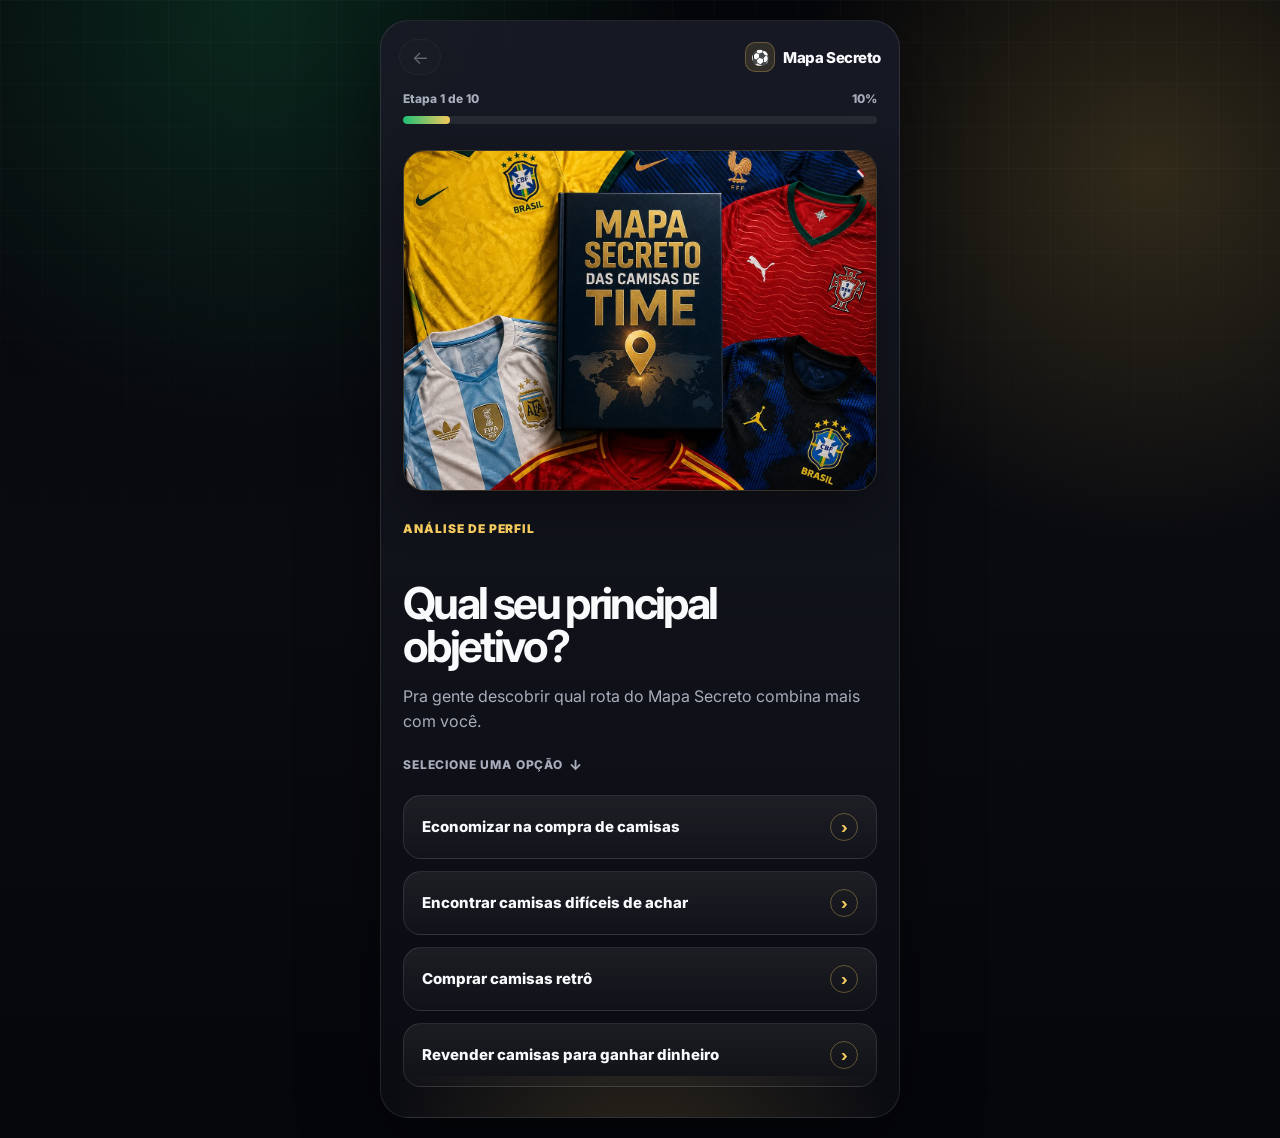
<file: index.html>
<!doctype html>
<html lang="pt-BR">
<head>
  <meta charset="UTF-8" />
  <meta name="viewport" content="width=device-width, initial-scale=1.0" />
  <title>Mapa Secreto das Camisas de Time™</title>
  <meta name="description" content="Faça a análise e descubra qual rota de fornecedores combina com seu perfil." />

  <!-- UTMify UTMs -->
  <script
    src="https://cdn.utmify.com.br/scripts/utms/latest.js"
    data-utmify-prevent-xcod-sck
    data-utmify-prevent-subids
    async
    defer
  ></script>

  <!-- Pixel UTMify + Meta -->
  <script>
    window.pixelId = "6a1f8ea0c9e2eee869020d70";
    var a = document.createElement("script");
    a.setAttribute("async", "");
    a.setAttribute("defer", "");
    a.setAttribute("src", "https://cdn.utmify.com.br/scripts/pixel/pixel.js");
    document.head.appendChild(a);
  </script>

  <!-- Pixel UTMify + TikTok -->
  <script>
    window.tikTokPixelId = "6a29d1c19adc8336562bcdba";
    var a = document.createElement("script");
    a.setAttribute("async", "");
    a.setAttribute("defer", "");
    a.setAttribute("src", "https://cdn.utmify.com.br/scripts/pixel/pixel-tiktok.js");
    document.head.appendChild(a);
  </script>

  <!-- Microsoft Clarity -->
  <script type="text/javascript">
    (function(c,l,a,r,i,t,y){
        c[a]=c[a]||function(){(c[a].q=c[a].q||[]).push(arguments)};
        t=l.createElement(r);t.async=1;t.src="https://www.clarity.ms/tag/"+i;
        y=l.getElementsByTagName(r)[0];y.parentNode.insertBefore(t,y);
    })(window, document, "clarity", "script", "x5d7vji05j");
  </script>

  <!-- Google Analytics -->
  <script async src="https://www.googletagmanager.com/gtag/js?id=G-BBPBF8XLZQ"></script>
  <script>
    window.dataLayer = window.dataLayer || [];
    function gtag(){dataLayer.push(arguments);}
    gtag('js', new Date());
    gtag('config', 'G-BBPBF8XLZQ');
  </script>

  <link rel="preconnect" href="https://fonts.googleapis.com">
  <link rel="preconnect" href="https://fonts.gstatic.com" crossorigin>
  <link href="https://fonts.googleapis.com/css2?family=Inter:wght@400;500;600;700;800;900&display=swap" rel="stylesheet">
  <link rel="icon" type="image/png" href="./assets/favicon.png" />
  <link rel="stylesheet" href="./style.css" />
</head>
<body>
  <main class="app-shell">
    <section class="quiz-card" aria-live="polite">
      <header class="topbar">
        <button class="back-btn" id="backBtn" aria-label="Voltar etapa">
          <span>←</span>
        </button>
        <div class="brand">
          <span class="brand-mark">⚽</span>
          <span>Mapa Secreto</span>
        </div>
        <button class="reset-btn" id="resetBtn" type="button">Reiniciar</button>
      </header>

      <div class="progress-wrap">
        <div class="progress-info">
          <span id="progressText">Etapa 1 de 9</span>
          <span id="progressPercent">11%</span>
        </div>
        <div class="progress-bar"><div id="progressFill"></div></div>
      </div>

      <div class="screen active" id="screen"></div>
    </section>
  </main>

  <script src="./script.js"></script>
</body>
</html>
</file>
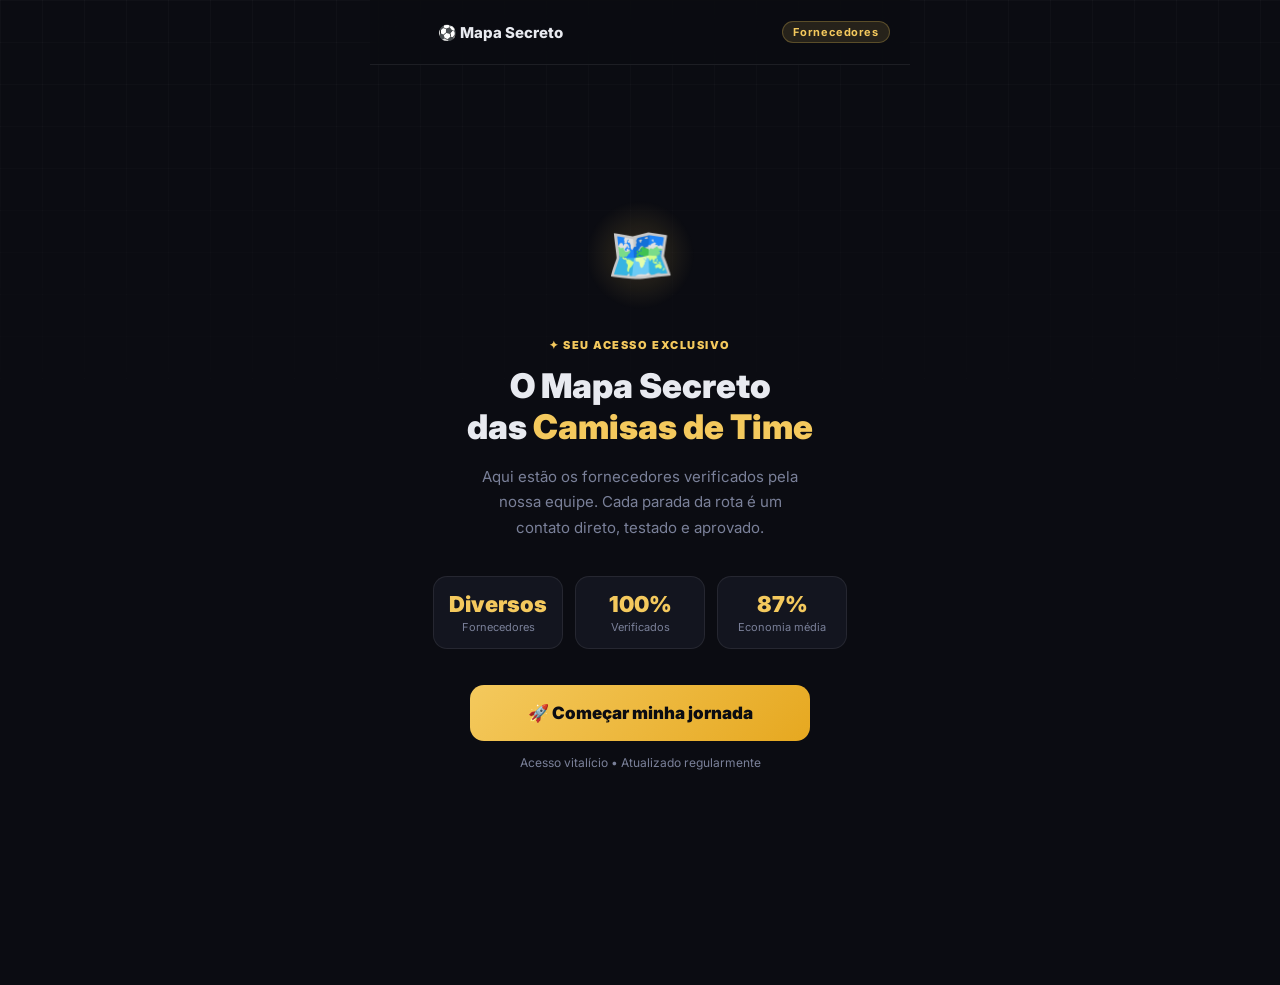
<file: entr-app/index.html>
<!doctype html>
<html lang="pt-BR">
<head>
  <meta charset="UTF-8" />
  <meta name="viewport" content="width=device-width, initial-scale=1.0" />
  <title>Mapa Secreto — Fornecedores</title>
  <link rel="icon" type="image/png" href="../assets/favicon.png" />

  <!-- Microsoft Clarity -->
  <script type="text/javascript">
    (function(c,l,a,r,i,t,y){
        c[a]=c[a]||function(){(c[a].q=c[a].q||[]).push(arguments)};
        t=l.createElement(r);t.async=1;t.src="https://www.clarity.ms/tag/"+i;
        y=l.getElementsByTagName(r)[0];y.parentNode.insertBefore(t,y);
    })(window, document, "clarity", "script", "x5d7vji05j");
  </script>

  <!-- Pixel UTMify + TikTok -->
  <script>
    window.tikTokPixelId = "6a29d1c19adc8336562bcdba";
    var a = document.createElement("script");
    a.setAttribute("async", "");
    a.setAttribute("defer", "");
    a.setAttribute("src", "https://cdn.utmify.com.br/scripts/pixel/pixel-tiktok.js");
    document.head.appendChild(a);
  </script>
  <link rel="preconnect" href="https://fonts.googleapis.com">
  <link rel="preconnect" href="https://fonts.gstatic.com" crossorigin>
  <link href="https://fonts.googleapis.com/css2?family=Inter:wght@400;500;600;700;800;900&display=swap" rel="stylesheet">
  <style>
    *, *::before, *::after { box-sizing: border-box; margin: 0; padding: 0; }

    :root {
      --bg:    #0b0c12;
      --card:  #13151f;
      --card2: #1a1d2b;
      --line:  rgba(255,255,255,.08);
      --gold:  #f4c95d;
      --green: #3ecf8e;
      --text:  #e8eaf0;
      --muted: #7a8099;
    }

    html, body { min-height: 100%; background: var(--bg); color: var(--text); font-family: 'Inter', sans-serif; -webkit-font-smoothing: antialiased; }

    body::before {
      content: "";
      position: fixed; inset: 0; z-index: 0;
      background-image: linear-gradient(rgba(255,255,255,.025) 1px, transparent 1px), linear-gradient(90deg, rgba(255,255,255,.025) 1px, transparent 1px);
      background-size: 42px 42px;
      mask-image: linear-gradient(to bottom, black 0%, transparent 55%);
      pointer-events: none;
    }

    .shell { position: relative; z-index: 1; max-width: 540px; margin: 0 auto; padding-bottom: 80px; min-height: 100vh; }

    /* ── TOPBAR ── */
    .topbar {
      position: sticky; top: 0; z-index: 50;
      background: rgba(11,12,18,.92);
      backdrop-filter: blur(16px);
      border-bottom: 1px solid var(--line);
      padding: 14px 20px;
      display: flex; align-items: center; gap: 12px;
    }
    .back-btn {
      width: 36px; height: 36px; border-radius: 50%;
      border: 1px solid var(--line);
      background: rgba(255,255,255,.04);
      color: var(--text); font-size: 18px;
      display: grid; place-items: center; cursor: pointer;
      flex-shrink: 0; transition: background .15s;
    }
    .back-btn:hover { background: rgba(255,255,255,.09); }
    .back-btn[hidden] { visibility: hidden; pointer-events: none; }
    .topbar-title { font-size: 15px; font-weight: 800; flex: 1; }
    .topbar-badge {
      font-size: 11px; font-weight: 700; letter-spacing: .08em;
      background: rgba(244,201,93,.12); color: var(--gold);
      border: 1px solid rgba(244,201,93,.25);
      border-radius: 20px; padding: 3px 10px; white-space: nowrap;
    }

    /* ── FILTERS ── */
    .filters {
      display: flex; gap: 8px; padding: 14px 20px;
      overflow-x: auto; scrollbar-width: none;
    }
    .filters::-webkit-scrollbar { display: none; }
    .filter-btn {
      flex-shrink: 0; padding: 7px 16px;
      border-radius: 20px; border: 1px solid var(--line);
      background: transparent; color: var(--muted);
      font-size: 13px; font-weight: 600; font-family: inherit;
      cursor: pointer; white-space: nowrap; transition: all .15s;
    }
    .filter-btn.active {
      background: rgba(244,201,93,.12);
      border-color: rgba(244,201,93,.35);
      color: var(--gold);
    }

    /* ── MAP ROUTE ── */
    .map-route {
      padding: 8px 20px 0 20px;
      position: relative;
    }

    /* vertical road line */
    .map-route::before {
      content: "";
      position: absolute;
      left: 46px; /* 20px padding + 26px to center of pin */
      top: 0; bottom: 0;
      width: 2px;
      background: linear-gradient(to bottom,
        transparent 0%,
        rgba(244,201,93,.25) 4%,
        rgba(244,201,93,.25) 96%,
        transparent 100%
      );
    }

    /* START label */
    .route-start {
      display: flex; align-items: center; gap: 12px;
      padding: 0 0 24px 0;
      position: relative;
    }
    .route-start-pin {
      width: 52px; height: 52px; border-radius: 50%; flex-shrink: 0;
      background: linear-gradient(135deg, var(--gold), #e6a820);
      display: grid; place-items: center;
      font-size: 22px;
      box-shadow: 0 0 0 6px rgba(244,201,93,.12), 0 0 0 12px rgba(244,201,93,.05);
      z-index: 2; position: relative;
    }
    .route-start-text { font-size: 12px; font-weight: 700; letter-spacing: .1em; text-transform: uppercase; color: var(--gold); }
    .route-start-sub { font-size: 13px; color: var(--muted); margin-top: 2px; }

    /* each stop */
    .route-stop {
      display: flex; align-items: flex-start; gap: 14px;
      padding-bottom: 28px;
      position: relative;
      cursor: pointer;
    }
    .route-stop:last-child { padding-bottom: 12px; }

    /* pin */
    .stop-pin {
      width: 52px; flex-shrink: 0;
      display: flex; flex-direction: column; align-items: center;
      position: relative; z-index: 2;
    }
    .stop-dot {
      width: 52px; height: 52px; border-radius: 50%;
      background: var(--card2);
      border: 2px solid rgba(244,201,93,.35);
      display: grid; place-items: center;
      font-size: 22px;
      transition: border-color .2s, transform .15s, box-shadow .2s;
      position: relative;
    }
    .route-stop:hover .stop-dot {
      border-color: var(--gold);
      transform: scale(1.06);
      box-shadow: 0 0 0 6px rgba(244,201,93,.12);
    }
    .stop-num {
      font-size: 10px; font-weight: 900; color: var(--muted);
      margin-top: 5px; letter-spacing: .06em;
    }

    /* connector arm from dot to card */
    .stop-arm {
      width: 18px; height: 2px;
      background: rgba(244,201,93,.2);
      margin-top: 25px; flex-shrink: 0;
    }

    /* card */
    .stop-card {
      flex: 1; min-width: 0;
      background: var(--card);
      border: 1px solid var(--line);
      border-radius: 16px;
      padding: 14px 16px;
      transition: border-color .18s, transform .12s;
    }
    .route-stop:hover .stop-card {
      border-color: rgba(244,201,93,.3);
      transform: translateY(-1px);
    }
    .stop-card-top { display: flex; align-items: flex-start; justify-content: space-between; gap: 8px; margin-bottom: 6px; }
    .stop-name { font-size: 15px; font-weight: 800; }
    .stop-rating { font-size: 12px; font-weight: 700; color: var(--gold); white-space: nowrap; }
    .stop-category { font-size: 12px; color: var(--muted); margin-bottom: 8px; }
    .stop-tags { display: flex; flex-wrap: wrap; gap: 4px; }
    .stop-footer { display: flex; justify-content: space-between; align-items: center; margin-top: 10px; }
    .stop-detail { font-size: 12px; color: var(--gold); font-weight: 700; }
    .stop-min { font-size: 11px; color: var(--muted); }

    .tag {
      font-size: 10px; font-weight: 700; letter-spacing: .04em;
      padding: 2px 8px; border-radius: 20px;
    }
    .tag-green { background: rgba(62,207,142,.1); color: var(--green); border: 1px solid rgba(62,207,142,.2); }
    .tag-gold  { background: rgba(244,201,93,.1);  color: var(--gold);  border: 1px solid rgba(244,201,93,.2); }
    .tag-gray  { background: rgba(255,255,255,.05); color: var(--muted); border: 1px solid var(--line); }

    /* END label */
    .route-end {
      display: flex; align-items: center; gap: 14px;
      padding: 12px 0 0;
    }
    .route-end-pin {
      width: 52px; height: 52px; border-radius: 50%; flex-shrink: 0;
      background: rgba(62,207,142,.1);
      border: 2px solid rgba(62,207,142,.4);
      display: grid; place-items: center;
      font-size: 22px;
    }
    .route-end-text { font-size: 12px; font-weight: 700; letter-spacing: .1em; text-transform: uppercase; color: var(--green); }
    .route-end-sub { font-size: 13px; color: var(--muted); margin-top: 2px; }

    /* empty */
    .empty { text-align: center; padding: 60px 20px; color: var(--muted); }
    .empty-icon { font-size: 40px; margin-bottom: 12px; }

    /* ── DETAIL VIEW ── */
    #detailView { display: none; }
    #detailView.active { display: block; }
    #listView.hidden { display: none; }

    .detail-hero {
      background: var(--card); border-bottom: 1px solid var(--line);
      padding: 28px 20px 24px; display: flex; align-items: center; gap: 16px;
    }
    .detail-avatar {
      width: 68px; height: 68px; border-radius: 50%;
      background: var(--card2); border: 2px solid rgba(244,201,93,.3);
      display: grid; place-items: center; font-size: 32px; flex-shrink: 0;
    }
    .detail-name { font-size: 20px; font-weight: 900; margin-bottom: 4px; }
    .detail-category { font-size: 13px; color: var(--muted); margin-bottom: 8px; }

    .detail-body { padding: 20px; display: flex; flex-direction: column; gap: 20px; }

    .info-grid { display: grid; grid-template-columns: 1fr 1fr; gap: 10px; }
    .info-item { background: var(--card); border: 1px solid var(--line); border-radius: 12px; padding: 14px; }
    .info-label { font-size: 11px; color: var(--muted); font-weight: 600; letter-spacing: .06em; text-transform: uppercase; margin-bottom: 4px; }
    .info-value { font-size: 15px; font-weight: 800; }
    .info-value.gold { color: var(--gold); }

    .section-title { font-size: 13px; font-weight: 900; letter-spacing: .06em; text-transform: uppercase; color: var(--muted); margin-bottom: 10px; }

    .desc-box {
      background: var(--card); border: 1px solid var(--line);
      border-radius: 14px; padding: 16px;
      font-size: 14px; line-height: 1.7; color: #c0c5d5;
    }

    .specialty-list { display: flex; flex-wrap: wrap; gap: 8px; }
    .cta-group { display: flex; flex-direction: column; gap: 10px; }

    .btn {
      width: 100%; padding: 16px; border-radius: 14px; border: none;
      font-size: 15px; font-weight: 800; font-family: inherit; cursor: pointer;
      display: flex; align-items: center; justify-content: center; gap: 8px;
      text-decoration: none; transition: opacity .15s, transform .1s;
    }
    .btn:active { transform: scale(.98); }
    .btn-whatsapp { background: #25D366; color: #fff; }
    .btn-catalog { background: var(--card2); color: var(--gold); border: 1px solid rgba(244,201,93,.25); }
    .btn[hidden] { display: none; }

    .warn-box {
      background: rgba(244,201,93,.06); border: 1px solid rgba(244,201,93,.2);
      border-radius: 12px; padding: 14px 16px;
      font-size: 13px; line-height: 1.6; color: #c8a84b;
      display: flex; gap: 10px; align-items: flex-start;
    }

    /* stop appear animation */
    @keyframes stop-in {
      from { opacity: 0; transform: translateX(16px); }
      to   { opacity: 1; transform: translateX(0); }
    }
    .route-stop { animation: stop-in .35s ease both; }

    /* ── WELCOME SCREEN ── */
    #welcomeView {
      min-height: calc(100vh - 60px);
      display: flex; flex-direction: column;
      align-items: center; justify-content: center;
      padding: 40px 28px;
      text-align: center;
      gap: 0;
    }
    #welcomeView.hidden { display: none; }
    #listView.hidden { display: none; }

    .welcome-glow {
      width: 110px; height: 110px; border-radius: 50%;
      background: radial-gradient(circle, rgba(244,201,93,.18), transparent 70%);
      display: grid; place-items: center;
      font-size: 54px;
      margin-bottom: 28px;
      animation: welcome-pulse 3s ease-in-out infinite;
    }
    @keyframes welcome-pulse {
      0%, 100% { box-shadow: 0 0 0 0 rgba(244,201,93,.25); }
      50%       { box-shadow: 0 0 0 22px rgba(244,201,93,0); }
    }

    .welcome-eyebrow {
      font-size: 11px; font-weight: 900; letter-spacing: .14em;
      text-transform: uppercase; color: var(--gold);
      margin-bottom: 14px;
    }
    .welcome-title {
      font-size: clamp(26px, 6vw, 34px); font-weight: 900;
      line-height: 1.2; margin-bottom: 16px;
    }
    .welcome-title span { color: var(--gold); }
    .welcome-subtitle {
      font-size: 15px; color: var(--muted); line-height: 1.7;
      max-width: 340px; margin-bottom: 36px;
    }

    .welcome-stats {
      display: flex; gap: 12px; margin-bottom: 36px; width: 100%;
      justify-content: center;
    }
    .welcome-stat {
      flex: 1; max-width: 130px;
      background: var(--card); border: 1px solid var(--line);
      border-radius: 14px; padding: 14px 10px;
    }
    .welcome-stat-value { font-size: 22px; font-weight: 900; color: var(--gold); }
    .welcome-stat-label { font-size: 11px; color: var(--muted); margin-top: 3px; }

    .welcome-btn {
      width: 100%; max-width: 340px;
      padding: 18px 24px; border: none; border-radius: 14px;
      background: linear-gradient(135deg, var(--gold), #e6a820);
      color: #0b0c12; font-size: 17px; font-weight: 900;
      font-family: inherit; cursor: pointer;
      animation: pulse-cta 2.2s ease-in-out infinite;
    }
    @keyframes pulse-cta {
      0%, 100% { box-shadow: 0 0 0 0 rgba(244,201,93,.45); }
      50%       { box-shadow: 0 0 0 14px rgba(244,201,93,0); }
    }
    .welcome-note { font-size: 12px; color: var(--muted); margin-top: 14px; }

    @keyframes fade-slide-in {
      from { opacity: 0; transform: translateY(20px); }
      to   { opacity: 1; transform: translateY(0); }
    }
    #welcomeView > * { animation: fade-slide-in .5s ease both; }
    #welcomeView > *:nth-child(1) { animation-delay: .05s; }
    #welcomeView > *:nth-child(2) { animation-delay: .12s; }
    #welcomeView > *:nth-child(3) { animation-delay: .19s; }
    #welcomeView > *:nth-child(4) { animation-delay: .26s; }
    #welcomeView > *:nth-child(5) { animation-delay: .33s; }
    #welcomeView > *:nth-child(6) { animation-delay: .40s; }

    @media (max-width: 520px) { .shell { max-width: 100%; } }
  </style>
</head>
<body>
<div class="shell">

  <!-- TOPBAR -->
  <div class="topbar">
    <button class="back-btn" id="backBtn" hidden>←</button>
    <div class="topbar-title">⚽ Mapa Secreto</div>
    <div class="topbar-badge" id="topbarBadge">Fornecedores</div>
  </div>

  <!-- WELCOME VIEW -->
  <div id="welcomeView">
    <div class="welcome-glow">🗺️</div>
    <div class="welcome-eyebrow">✦ seu acesso exclusivo</div>
    <h1 class="welcome-title">O Mapa Secreto<br>das <span>Camisas de Time</span></h1>
    <p class="welcome-subtitle">Aqui estão os fornecedores verificados pela nossa equipe. Cada parada da rota é um contato direto, testado e aprovado.</p>
    <div class="welcome-stats">
      <div class="welcome-stat">
        <div class="welcome-stat-value">Diversos</div>
        <div class="welcome-stat-label">Fornecedores</div>
      </div>
      <div class="welcome-stat">
        <div class="welcome-stat-value">100%</div>
        <div class="welcome-stat-label">Verificados</div>
      </div>
      <div class="welcome-stat">
        <div class="welcome-stat-value">87%</div>
        <div class="welcome-stat-label">Economia média</div>
      </div>
    </div>
    <button class="welcome-btn" id="startBtn">🚀 Começar minha jornada</button>
    <p class="welcome-note">Acesso vitalício • Atualizado regularmente</p>
  </div>

  <!-- LIST VIEW -->
  <div id="listView" class="hidden">
    <div class="filters" id="filterBar"></div>
    <div class="map-route" id="mapRoute"></div>
  </div>

  <!-- DETAIL VIEW -->
  <div id="detailView">
    <div class="detail-hero">
      <div class="detail-avatar" id="dAvatar"></div>
      <div>
        <div class="detail-name" id="dName"></div>
        <div class="detail-category" id="dCategory"></div>
        <div class="stop-tags" id="dTags"></div>
      </div>
    </div>
    <div class="detail-body">
      <div class="info-grid" id="dInfoGrid"></div>
      <div>
        <div class="section-title">Sobre o fornecedor</div>
        <div class="desc-box" id="dDesc"></div>
      </div>
      <div>
        <div class="section-title">Especialidades</div>
        <div class="specialty-list" id="dSpecialties"></div>
      </div>
      <div class="warn-box">
        <span>⚠️</span>
        <span>Sempre peça amostras antes de fazer pedidos grandes. Negocie em português — a maioria entende via tradutor.</span>
      </div>
      <div class="cta-group">
        <a class="btn btn-whatsapp" id="dWhatsapp" href="#" target="_blank" rel="noopener">
          <span>💬</span> Falar no WhatsApp
        </a>
        <a class="btn btn-catalog" id="dCatalog" href="#" target="_blank" rel="noopener">
          <span>📦</span> Ver catálogo completo
        </a>
      </div>
    </div>
  </div>

</div>

<script>
// ═══════════════════════════════════════════════════════════
//  DADOS DOS FORNECEDORES — edite aqui!
//  campos: id, name, emoji, category, location, minOrder,
//          deliveryDays, rating, description, specialties[],
//          tags[], whatsapp (só números), catalog (url ou "")
// ═══════════════════════════════════════════════════════════
const suppliers = [
  {
    id: 1,
    name: "Fornecedor 01",
    emoji: "🏆",
    category: "Camisas Premium",
    location: "Guangzhou, China",
    minOrder: "5 unidades",
    deliveryDays: "10–15 dias",
    rating: "4.9",
    description: "Especializado em camisas de times europeus e seleções com acabamento Player Version. Tecido AAA+, costuras reforçadas e patch original. Atende revendedores brasileiros há mais de 3 anos com excelente histórico.",
    specialties: ["Premier League", "La Liga", "Seleção Brasileira", "Player Version", "Patch original"],
    tags: [{ label: "Verificado", type: "green" }, { label: "Player Version", type: "gold" }],
    whatsapp: "5511999990001",
    whatsappMsg: "Olá! Vi seu contato no Mapa Secreto das Camisas de Time. Tenho interesse em camisas premium. Pode me enviar o catálogo atualizado?",
    catalog: ""
  },
  {
    id: 2,
    name: "Fornecedor 02",
    emoji: "🌍",
    category: "Seleções Mundiais",
    location: "Yiwu, China",
    minOrder: "10 unidades",
    deliveryDays: "12–18 dias",
    rating: "4.8",
    description: "Foco em camisas de seleções de todo o mundo. Ótima variedade de modelos — titular, reserva e edições especiais. Trabalha com kits completos (camisa + short) e preços competitivos para revendas.",
    specialties: ["Argentina", "França", "Portugal", "Alemanha", "Itália", "Todas as seleções"],
    tags: [{ label: "Verificado", type: "green" }, { label: "Seleções", type: "gold" }],
    whatsapp: "5511999990002",
    whatsappMsg: "Olá! Vi seu contato no Mapa Secreto das Camisas de Time. Gostaria de ver o catálogo de camisas de seleções. Quais modelos você tem disponíveis?",
    catalog: ""
  },
  {
    id: 3,
    name: "Fornecedor 03",
    emoji: "🕹️",
    category: "Camisas Retrô",
    location: "Shenzhen, China",
    minOrder: "3 unidades",
    deliveryDays: "15–20 dias",
    rating: "4.7",
    description: "Referência em edições antigas e modelos raros. Desde os anos 90 até os clássicos dos anos 2000. Ótima saída para colecionadores e revendedores de nicho. Mínimo de 3 peças por modelo.",
    specialties: ["Retrô Brasil 94", "Barça anos 90", "Milan clássico", "Inter 98", "Real Madrid 2000"],
    tags: [{ label: "Verificado", type: "green" }, { label: "Retrô", type: "gray" }],
    whatsapp: "5511999990003",
    whatsappMsg: "Olá! Vi seu contato no Mapa Secreto das Camisas de Time. Tenho interesse em camisas retrô. Quais modelos clássicos você tem no estoque?",
    catalog: ""
  },
  {
    id: 4,
    name: "Fornecedor 04",
    emoji: "🇧🇷",
    category: "Times Brasileiros",
    location: "Guangzhou, China",
    minOrder: "5 unidades",
    deliveryDays: "10–14 dias",
    rating: "4.8",
    description: "Especializado nos principais times do Brasileirão. Flamengo, Corinthians, Palmeiras, São Paulo, Vasco, Botafogo e mais. Atualiza o estoque assim que os novos uniformes são lançados oficialmente.",
    specialties: ["Flamengo", "Corinthians", "Palmeiras", "São Paulo", "Vasco", "Botafogo"],
    tags: [{ label: "Verificado", type: "green" }, { label: "Brasil", type: "gold" }],
    whatsapp: "5511999990004",
    whatsappMsg: "Olá! Vi seu contato no Mapa Secreto das Camisas de Time. Quero ver as camisas dos times brasileiros disponíveis. Pode me enviar o catálogo?",
    catalog: ""
  },
  {
    id: 5,
    name: "Fornecedor 05",
    emoji: "📦",
    category: "Atacado Geral",
    location: "Yiwu, China",
    minOrder: "20 unidades",
    deliveryDays: "10–15 dias",
    rating: "4.6",
    description: "Ideal para quem compra em grande volume. Preços mais baixos do mapa a partir de 20 unidades. Trabalha com todos os times populares e variedade de tamanhos. Ótimo para quem quer montar um estoque.",
    specialties: ["Alto volume", "Preço de fábrica", "Todos os times", "Todos os tamanhos"],
    tags: [{ label: "Verificado", type: "green" }, { label: "Atacado", type: "gray" }],
    whatsapp: "5511999990005",
    whatsappMsg: "Olá! Vi seu contato no Mapa Secreto das Camisas de Time. Tenho interesse em comprar no atacado. Qual o preço por unidade a partir de 20 peças?",
    catalog: ""
  }
];

// ═══════════════════════════════════════════════════════════
//  APP
// ═══════════════════════════════════════════════════════════
const categories = ['Todos', ...new Set(suppliers.map(s => s.category))];
let activeCategory = 'Todos';

const welcomeView = document.getElementById('welcomeView');
const listView    = document.getElementById('listView');
const detailView  = document.getElementById('detailView');
const backBtn     = document.getElementById('backBtn');
const topbarBadge = document.getElementById('topbarBadge');
const filterBar   = document.getElementById('filterBar');
const mapRoute    = document.getElementById('mapRoute');

function showMap() {
  welcomeView.classList.add('hidden');
  listView.classList.remove('hidden');
  window.scrollTo(0, 0);
}

document.getElementById('startBtn').addEventListener('click', () => {
  localStorage.setItem('mapa_entr_started', '1');
  showMap();
});

if (localStorage.getItem('mapa_entr_started')) {
  showMap();
}

// filters
categories.forEach(cat => {
  const btn = document.createElement('button');
  btn.className = 'filter-btn' + (cat === 'Todos' ? ' active' : '');
  btn.textContent = cat;
  btn.addEventListener('click', () => {
    activeCategory = cat;
    document.querySelectorAll('.filter-btn').forEach(b => b.classList.remove('active'));
    btn.classList.add('active');
    renderMap();
  });
  filterBar.appendChild(btn);
});

function renderMap() {
  const filtered = suppliers.filter(s =>
    activeCategory === 'Todos' || s.category === activeCategory
  );

  if (filtered.length === 0) {
    mapRoute.innerHTML = `<div class="empty"><div class="empty-icon">🗺️</div><p>Nenhum fornecedor nessa categoria.</p></div>`;
    return;
  }

  mapRoute.innerHTML = `
    <div class="route-start">
      <div class="route-start-pin">🗺️</div>
      <div>
        <div class="route-start-text">Início da rota</div>
        <div class="route-start-sub">${filtered.length} fornecedor${filtered.length !== 1 ? 'es' : ''} verificado${filtered.length !== 1 ? 's' : ''}</div>
      </div>
    </div>

    ${filtered.map((s, i) => `
      <div class="route-stop" data-id="${s.id}" style="animation-delay:${i * 60}ms">
        <div class="stop-pin">
          <div class="stop-dot">${s.emoji}</div>
          <div class="stop-num">Nº ${String(i + 1).padStart(2, '0')}</div>
        </div>
        <div class="stop-arm"></div>
        <div class="stop-card">
          <div class="stop-card-top">
            <div class="stop-name">${s.name}</div>
            <div class="stop-rating">⭐ ${s.rating}</div>
          </div>
          <div class="stop-category">${s.category} • ${s.location}</div>
          <div class="stop-tags">
            ${s.tags.map(t => `<span class="tag tag-${t.type}">${t.label}</span>`).join('')}
          </div>
          <div class="stop-footer">
            <div class="stop-min">Mín: ${s.minOrder}</div>
            <div class="stop-detail">Ver detalhes →</div>
          </div>
        </div>
      </div>
    `).join('')}

    <div class="route-end">
      <div class="route-end-pin">✅</div>
      <div>
        <div class="route-end-text">Fim da rota</div>
        <div class="route-end-sub">Clique em qualquer parada para ver detalhes</div>
      </div>
    </div>
  `;

  mapRoute.querySelectorAll('.route-stop').forEach(stop => {
    stop.addEventListener('click', () => openDetail(Number(stop.dataset.id)));
  });
}

function openDetail(id) {
  const s = suppliers.find(x => x.id === id);
  if (!s) return;

  document.getElementById('dAvatar').textContent   = s.emoji;
  document.getElementById('dName').textContent     = s.name;
  document.getElementById('dCategory').textContent = s.category + ' • ' + s.location;
  document.getElementById('dTags').innerHTML       = s.tags.map(t => `<span class="tag tag-${t.type}">${t.label}</span>`).join('');
  document.getElementById('dDesc').textContent     = s.description;

  document.getElementById('dInfoGrid').innerHTML = `
    <div class="info-item"><div class="info-label">Pedido mínimo</div><div class="info-value gold">${s.minOrder}</div></div>
    <div class="info-item"><div class="info-label">Prazo de entrega</div><div class="info-value">${s.deliveryDays}</div></div>
    <div class="info-item"><div class="info-label">Avaliação</div><div class="info-value gold">⭐ ${s.rating}</div></div>
    <div class="info-item"><div class="info-label">Localização</div><div class="info-value" style="font-size:13px">${s.location}</div></div>
  `;

  document.getElementById('dSpecialties').innerHTML = s.specialties.map(sp => `<span class="tag tag-gray">${sp}</span>`).join('');

  const waLink = `https://wa.me/${s.whatsapp}?text=${encodeURIComponent(s.whatsappMsg)}`;
  document.getElementById('dWhatsapp').href = waLink;

  const catalogBtn = document.getElementById('dCatalog');
  if (s.catalog) {
    catalogBtn.href = s.catalog;
    catalogBtn.removeAttribute('hidden');
  } else {
    catalogBtn.setAttribute('hidden', '');
  }

  listView.classList.add('hidden');
  detailView.classList.add('active');
  backBtn.removeAttribute('hidden');
  topbarBadge.textContent = s.name;
  window.scrollTo(0, 0);
}

backBtn.addEventListener('click', () => {
  detailView.classList.remove('active');
  listView.classList.remove('hidden');
  backBtn.setAttribute('hidden', '');
  topbarBadge.textContent = 'Fornecedores';
  window.scrollTo(0, 0);
});

renderMap();
</script>
</body>
</html>
</file>
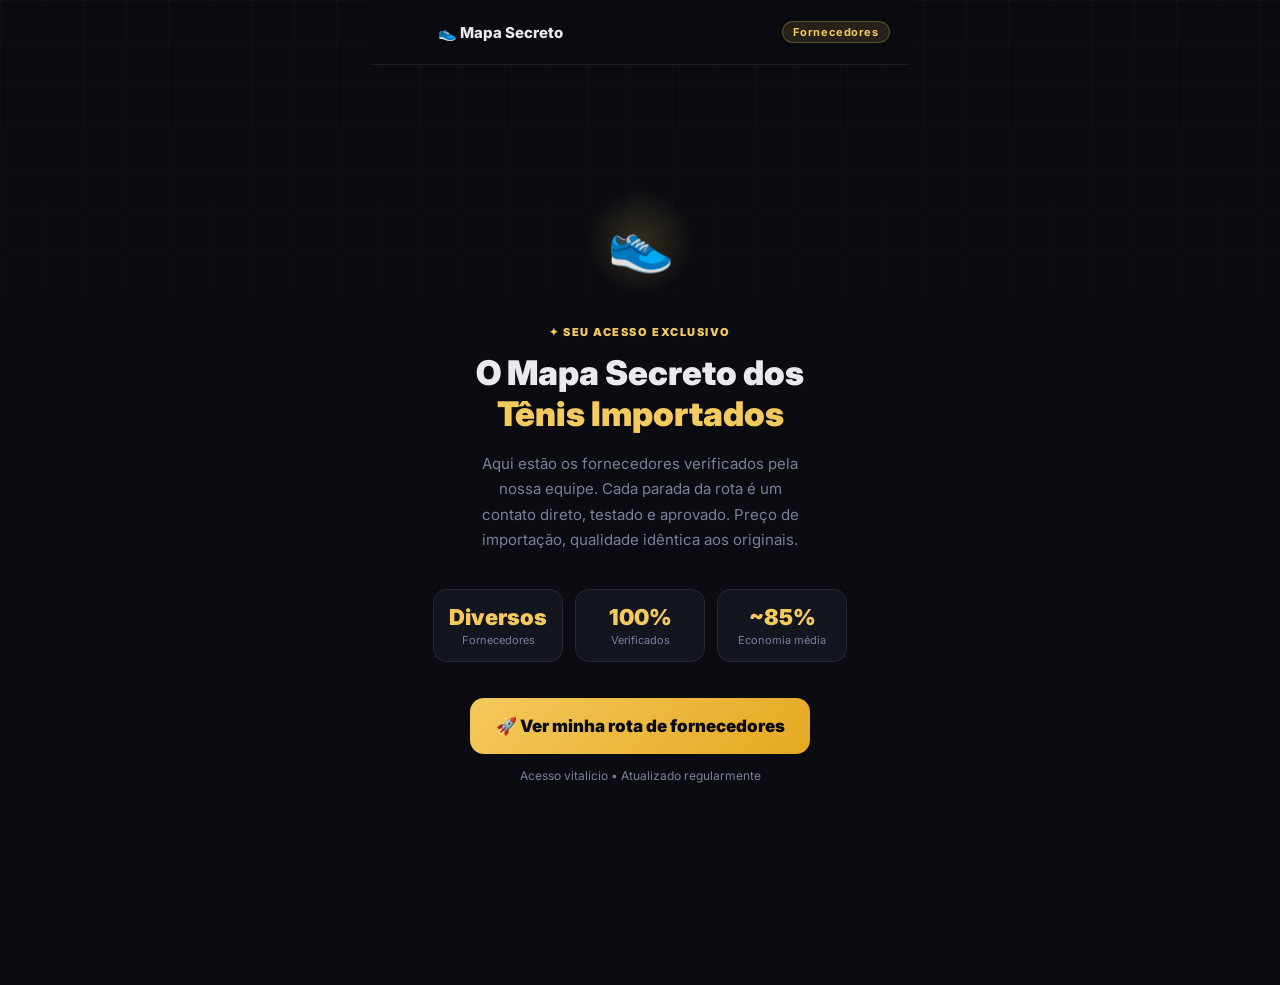
<file: entr-tenis/index.html>
<!doctype html>
<html lang="pt-BR">
<head>
  <meta charset="UTF-8" />
  <meta name="viewport" content="width=device-width, initial-scale=1.0" />
  <title>Mapa Secreto dos Tênis Importados — Fornecedores</title>
  <link rel="icon" type="image/png" href="../assets/favicon.png" />

  <!-- Microsoft Clarity -->
  <script type="text/javascript">
    (function(c,l,a,r,i,t,y){
        c[a]=c[a]||function(){(c[a].q=c[a].q||[]).push(arguments)};
        t=l.createElement(r);t.async=1;t.src="https://www.clarity.ms/tag/"+i;
        y=l.getElementsByTagName(r)[0];y.parentNode.insertBefore(t,y);
    })(window, document, "clarity", "script", "x5d7vji05j");
  </script>

  <!-- UTMify UTMs -->
  <script
    src="https://cdn.utmify.com.br/scripts/utms/latest.js"
    data-utmify-prevent-xcod-sck
    data-utmify-prevent-subids
    async
    defer
  ></script>

  <!-- Pixel UTMify + Meta -->
  <script>
    window.pixelId = "6a1f8ea0c9e2eee869020d70";
    var a = document.createElement("script");
    a.setAttribute("async", "");
    a.setAttribute("defer", "");
    a.setAttribute("src", "https://cdn.utmify.com.br/scripts/pixel/pixel.js");
    document.head.appendChild(a);
  </script>

  <!-- Pixel UTMify + TikTok -->
  <script>
    window.tikTokPixelId = "6a29d1c19adc8336562bcdba";
    var a = document.createElement("script");
    a.setAttribute("async", "");
    a.setAttribute("defer", "");
    a.setAttribute("src", "https://cdn.utmify.com.br/scripts/pixel/pixel-tiktok.js");
    document.head.appendChild(a);
  </script>

  <!-- Google Analytics -->
  <script async src="https://www.googletagmanager.com/gtag/js?id=G-BBPBF8XLZQ"></script>
  <script>
    window.dataLayer = window.dataLayer || [];
    function gtag(){dataLayer.push(arguments);}
    gtag('js', new Date());
    gtag('config', 'G-BBPBF8XLZQ');
  </script>

  <link rel="preconnect" href="https://fonts.googleapis.com">
  <link rel="preconnect" href="https://fonts.gstatic.com" crossorigin>
  <link href="https://fonts.googleapis.com/css2?family=Inter:wght@400;500;600;700;800;900&display=swap" rel="stylesheet">
  <style>
    *, *::before, *::after { box-sizing: border-box; margin: 0; padding: 0; }

    :root {
      --bg:    #0b0c12;
      --card:  #13151f;
      --card2: #1a1d2b;
      --line:  rgba(255,255,255,.08);
      --gold:  #f4c95d;
      --green: #3ecf8e;
      --text:  #e8eaf0;
      --muted: #7a8099;
    }

    html, body { min-height: 100%; background: var(--bg); color: var(--text); font-family: 'Inter', sans-serif; -webkit-font-smoothing: antialiased; }

    body::before {
      content: "";
      position: fixed; inset: 0; z-index: 0;
      background-image: linear-gradient(rgba(255,255,255,.025) 1px, transparent 1px), linear-gradient(90deg, rgba(255,255,255,.025) 1px, transparent 1px);
      background-size: 42px 42px;
      mask-image: linear-gradient(to bottom, black 0%, transparent 55%);
      pointer-events: none;
    }

    .shell { position: relative; z-index: 1; max-width: 540px; margin: 0 auto; padding-bottom: 80px; min-height: 100vh; }

    /* TOPBAR */
    .topbar {
      position: sticky; top: 0; z-index: 50;
      background: rgba(11,12,18,.92);
      backdrop-filter: blur(16px);
      border-bottom: 1px solid var(--line);
      padding: 14px 20px;
      display: flex; align-items: center; gap: 12px;
    }
    .back-btn {
      width: 36px; height: 36px; border-radius: 50%;
      border: 1px solid var(--line);
      background: rgba(255,255,255,.04);
      color: var(--text); font-size: 18px;
      display: grid; place-items: center; cursor: pointer;
      flex-shrink: 0; transition: background .15s;
    }
    .back-btn:hover { background: rgba(255,255,255,.09); }
    .back-btn[hidden] { visibility: hidden; pointer-events: none; }
    .topbar-title { font-size: 15px; font-weight: 800; flex: 1; }
    .topbar-badge {
      font-size: 11px; font-weight: 700; letter-spacing: .08em;
      background: rgba(244,201,93,.12); color: var(--gold);
      border: 1px solid rgba(244,201,93,.25);
      border-radius: 20px; padding: 3px 10px; white-space: nowrap;
    }

    /* FILTERS */
    .filters {
      display: flex; gap: 8px; padding: 14px 20px;
      overflow-x: auto; scrollbar-width: none;
    }
    .filters::-webkit-scrollbar { display: none; }
    .filter-btn {
      flex-shrink: 0; padding: 7px 16px;
      border-radius: 20px; border: 1px solid var(--line);
      background: transparent; color: var(--muted);
      font-size: 13px; font-weight: 600; font-family: inherit;
      cursor: pointer; white-space: nowrap; transition: all .15s;
    }
    .filter-btn.active {
      background: rgba(244,201,93,.12);
      border-color: rgba(244,201,93,.35);
      color: var(--gold);
    }

    /* MAP ROUTE */
    .map-route {
      padding: 8px 20px 0 20px;
      position: relative;
    }
    .map-route::before {
      content: "";
      position: absolute;
      left: 46px;
      top: 0; bottom: 0;
      width: 2px;
      background: linear-gradient(to bottom,
        transparent 0%,
        rgba(244,201,93,.25) 4%,
        rgba(244,201,93,.25) 96%,
        transparent 100%
      );
    }

    .route-start {
      display: flex; align-items: center; gap: 12px;
      padding: 0 0 24px 0;
      position: relative;
    }
    .route-start-pin {
      width: 52px; height: 52px; border-radius: 50%; flex-shrink: 0;
      background: linear-gradient(135deg, var(--gold), #e6a820);
      display: grid; place-items: center;
      font-size: 22px;
      box-shadow: 0 0 0 6px rgba(244,201,93,.12), 0 0 0 12px rgba(244,201,93,.05);
      z-index: 2; position: relative;
    }
    .route-start-text { font-size: 12px; font-weight: 700; letter-spacing: .1em; text-transform: uppercase; color: var(--gold); }
    .route-start-sub { font-size: 13px; color: var(--muted); margin-top: 2px; }

    .route-stop {
      display: flex; align-items: flex-start; gap: 14px;
      padding-bottom: 28px;
      position: relative;
      cursor: pointer;
    }
    .route-stop:last-child { padding-bottom: 12px; }

    .stop-pin {
      width: 52px; flex-shrink: 0;
      display: flex; flex-direction: column; align-items: center;
      position: relative; z-index: 2;
    }
    .stop-dot {
      width: 52px; height: 52px; border-radius: 50%;
      background: var(--card2);
      border: 2px solid rgba(244,201,93,.35);
      display: grid; place-items: center;
      font-size: 22px;
      transition: border-color .2s, transform .15s, box-shadow .2s;
      position: relative;
    }
    .route-stop:hover .stop-dot {
      border-color: var(--gold);
      transform: scale(1.06);
      box-shadow: 0 0 0 6px rgba(244,201,93,.12);
    }
    .stop-num {
      font-size: 10px; font-weight: 900; color: var(--muted);
      margin-top: 5px; letter-spacing: .06em;
    }

    .stop-arm {
      width: 18px; height: 2px;
      background: rgba(244,201,93,.2);
      margin-top: 25px; flex-shrink: 0;
    }

    .stop-card {
      flex: 1; min-width: 0;
      background: var(--card);
      border: 1px solid var(--line);
      border-radius: 16px;
      padding: 14px 16px;
      transition: border-color .18s, transform .12s;
    }
    .route-stop:hover .stop-card {
      border-color: rgba(244,201,93,.3);
      transform: translateY(-1px);
    }
    .stop-card-top { display: flex; align-items: flex-start; justify-content: space-between; gap: 8px; margin-bottom: 6px; }
    .stop-name { font-size: 15px; font-weight: 800; }
    .stop-rating { font-size: 12px; font-weight: 700; color: var(--gold); white-space: nowrap; }
    .stop-category { font-size: 12px; color: var(--muted); margin-bottom: 8px; }
    .stop-tags { display: flex; flex-wrap: wrap; gap: 4px; }
    .stop-footer { display: flex; justify-content: space-between; align-items: center; margin-top: 10px; }
    .stop-detail { font-size: 12px; color: var(--gold); font-weight: 700; }
    .stop-min { font-size: 11px; color: var(--muted); }

    .tag {
      font-size: 10px; font-weight: 700; letter-spacing: .04em;
      padding: 2px 8px; border-radius: 20px;
    }
    .tag-green { background: rgba(62,207,142,.1); color: var(--green); border: 1px solid rgba(62,207,142,.2); }
    .tag-gold  { background: rgba(244,201,93,.1);  color: var(--gold);  border: 1px solid rgba(244,201,93,.2); }
    .tag-gray  { background: rgba(255,255,255,.05); color: var(--muted); border: 1px solid var(--line); }

    .route-end {
      display: flex; align-items: center; gap: 14px;
      padding: 12px 0 0;
    }
    .route-end-pin {
      width: 52px; height: 52px; border-radius: 50%; flex-shrink: 0;
      background: rgba(62,207,142,.1);
      border: 2px solid rgba(62,207,142,.4);
      display: grid; place-items: center;
      font-size: 22px;
    }
    .route-end-text { font-size: 12px; font-weight: 700; letter-spacing: .1em; text-transform: uppercase; color: var(--green); }
    .route-end-sub { font-size: 13px; color: var(--muted); margin-top: 2px; }

    .empty { text-align: center; padding: 60px 20px; color: var(--muted); }
    .empty-icon { font-size: 40px; margin-bottom: 12px; }

    /* DETAIL VIEW */
    #detailView { display: none; }
    #detailView.active { display: block; }
    #listView.hidden { display: none; }

    .detail-hero {
      background: var(--card); border-bottom: 1px solid var(--line);
      padding: 28px 20px 24px; display: flex; align-items: center; gap: 16px;
    }
    .detail-avatar {
      width: 68px; height: 68px; border-radius: 50%;
      background: var(--card2); border: 2px solid rgba(244,201,93,.3);
      display: grid; place-items: center; font-size: 32px; flex-shrink: 0;
    }
    .detail-name { font-size: 20px; font-weight: 900; margin-bottom: 4px; }
    .detail-category { font-size: 13px; color: var(--muted); margin-bottom: 8px; }

    .detail-body { padding: 20px; display: flex; flex-direction: column; gap: 20px; }

    .info-grid { display: grid; grid-template-columns: 1fr 1fr; gap: 10px; }
    .info-item { background: var(--card); border: 1px solid var(--line); border-radius: 12px; padding: 14px; }
    .info-label { font-size: 11px; color: var(--muted); font-weight: 600; letter-spacing: .06em; text-transform: uppercase; margin-bottom: 4px; }
    .info-value { font-size: 15px; font-weight: 800; }
    .info-value.gold { color: var(--gold); }

    .section-title { font-size: 13px; font-weight: 900; letter-spacing: .06em; text-transform: uppercase; color: var(--muted); margin-bottom: 10px; }

    .desc-box {
      background: var(--card); border: 1px solid var(--line);
      border-radius: 14px; padding: 16px;
      font-size: 14px; line-height: 1.7; color: #c0c5d5;
    }

    .specialty-list { display: flex; flex-wrap: wrap; gap: 8px; }
    .cta-group { display: flex; flex-direction: column; gap: 10px; }

    .btn {
      width: 100%; padding: 16px; border-radius: 14px; border: none;
      font-size: 15px; font-weight: 800; font-family: inherit; cursor: pointer;
      display: flex; align-items: center; justify-content: center; gap: 8px;
      text-decoration: none; transition: opacity .15s, transform .1s;
    }
    .btn:active { transform: scale(.98); }
    .btn-whatsapp { background: #25D366; color: #fff; }
    .btn-catalog { background: var(--card2); color: var(--gold); border: 1px solid rgba(244,201,93,.25); }
    .btn[hidden] { display: none; }

    .warn-box {
      background: rgba(244,201,93,.06); border: 1px solid rgba(244,201,93,.2);
      border-radius: 12px; padding: 14px 16px;
      font-size: 13px; line-height: 1.6; color: #c8a84b;
      display: flex; gap: 10px; align-items: flex-start;
    }

    @keyframes stop-in {
      from { opacity: 0; transform: translateX(16px); }
      to   { opacity: 1; transform: translateX(0); }
    }
    .route-stop { animation: stop-in .35s ease both; }

    /* WELCOME SCREEN */
    #welcomeView {
      min-height: calc(100vh - 60px);
      display: flex; flex-direction: column;
      align-items: center; justify-content: center;
      padding: 40px 28px;
      text-align: center;
      gap: 0;
    }
    #welcomeView.hidden { display: none; }

    .welcome-glow {
      width: 110px; height: 110px; border-radius: 50%;
      background: radial-gradient(circle, rgba(244,201,93,.18), transparent 70%);
      display: grid; place-items: center;
      font-size: 54px;
      margin-bottom: 28px;
      animation: welcome-pulse 3s ease-in-out infinite;
    }
    @keyframes welcome-pulse {
      0%, 100% { box-shadow: 0 0 0 0 rgba(244,201,93,.25); }
      50%       { box-shadow: 0 0 0 22px rgba(244,201,93,0); }
    }

    .welcome-eyebrow {
      font-size: 11px; font-weight: 900; letter-spacing: .14em;
      text-transform: uppercase; color: var(--gold);
      margin-bottom: 14px;
    }
    .welcome-title {
      font-size: clamp(26px, 6vw, 34px); font-weight: 900;
      line-height: 1.2; margin-bottom: 16px;
    }
    .welcome-title span { color: var(--gold); }
    .welcome-subtitle {
      font-size: 15px; color: var(--muted); line-height: 1.7;
      max-width: 340px; margin-bottom: 36px;
    }

    .welcome-stats {
      display: flex; gap: 12px; margin-bottom: 36px; width: 100%;
      justify-content: center;
    }
    .welcome-stat {
      flex: 1; max-width: 130px;
      background: var(--card); border: 1px solid var(--line);
      border-radius: 14px; padding: 14px 10px;
    }
    .welcome-stat-value { font-size: 22px; font-weight: 900; color: var(--gold); }
    .welcome-stat-label { font-size: 11px; color: var(--muted); margin-top: 3px; }

    .welcome-btn {
      width: 100%; max-width: 340px;
      padding: 18px 24px; border: none; border-radius: 14px;
      background: linear-gradient(135deg, var(--gold), #e6a820);
      color: #0b0c12; font-size: 17px; font-weight: 900;
      font-family: inherit; cursor: pointer;
      animation: pulse-cta 2.2s ease-in-out infinite;
    }
    @keyframes pulse-cta {
      0%, 100% { box-shadow: 0 0 0 0 rgba(244,201,93,.45); }
      50%       { box-shadow: 0 0 0 14px rgba(244,201,93,0); }
    }
    .welcome-note { font-size: 12px; color: var(--muted); margin-top: 14px; }

    @keyframes fade-slide-in {
      from { opacity: 0; transform: translateY(20px); }
      to   { opacity: 1; transform: translateY(0); }
    }
    #welcomeView > * { animation: fade-slide-in .5s ease both; }
    #welcomeView > *:nth-child(1) { animation-delay: .05s; }
    #welcomeView > *:nth-child(2) { animation-delay: .12s; }
    #welcomeView > *:nth-child(3) { animation-delay: .19s; }
    #welcomeView > *:nth-child(4) { animation-delay: .26s; }
    #welcomeView > *:nth-child(5) { animation-delay: .33s; }
    #welcomeView > *:nth-child(6) { animation-delay: .40s; }

    @media (max-width: 520px) { .shell { max-width: 100%; } }
  </style>
</head>
<body>
<div class="shell">

  <!-- TOPBAR -->
  <div class="topbar">
    <button class="back-btn" id="backBtn" hidden>←</button>
    <div class="topbar-title">👟 Mapa Secreto</div>
    <div class="topbar-badge" id="topbarBadge">Fornecedores</div>
  </div>

  <!-- WELCOME VIEW -->
  <div id="welcomeView">
    <div class="welcome-glow">👟</div>
    <div class="welcome-eyebrow">✦ seu acesso exclusivo</div>
    <h1 class="welcome-title">O Mapa Secreto dos<br><span>Tênis Importados</span></h1>
    <p class="welcome-subtitle">Aqui estão os fornecedores verificados pela nossa equipe. Cada parada da rota é um contato direto, testado e aprovado. Preço de importação, qualidade idêntica aos originais.</p>
    <div class="welcome-stats">
      <div class="welcome-stat">
        <div class="welcome-stat-value">Diversos</div>
        <div class="welcome-stat-label">Fornecedores</div>
      </div>
      <div class="welcome-stat">
        <div class="welcome-stat-value">100%</div>
        <div class="welcome-stat-label">Verificados</div>
      </div>
      <div class="welcome-stat">
        <div class="welcome-stat-value">~85%</div>
        <div class="welcome-stat-label">Economia média</div>
      </div>
    </div>
    <button class="welcome-btn" id="startBtn">🚀 Ver minha rota de fornecedores</button>
    <p class="welcome-note">Acesso vitalício • Atualizado regularmente</p>
  </div>

  <!-- LIST VIEW -->
  <div id="listView" class="hidden">
    <div class="filters" id="filterBar"></div>
    <div class="map-route" id="mapRoute"></div>
  </div>

  <!-- DETAIL VIEW -->
  <div id="detailView">
    <div class="detail-hero">
      <div class="detail-avatar" id="dAvatar"></div>
      <div>
        <div class="detail-name" id="dName"></div>
        <div class="detail-category" id="dCategory"></div>
        <div class="stop-tags" id="dTags"></div>
      </div>
    </div>
    <div class="detail-body">
      <div class="info-grid" id="dInfoGrid"></div>
      <div>
        <div class="section-title">Sobre o fornecedor</div>
        <div class="desc-box" id="dDesc"></div>
      </div>
      <div>
        <div class="section-title">Especialidades</div>
        <div class="specialty-list" id="dSpecialties"></div>
      </div>
      <div class="warn-box">
        <span>⚠️</span>
        <span>Sempre peça amostras antes de fazer pedidos grandes. Use o guia de tamanhos incluso no Mapa para converter numeração chinesa antes de pedir.</span>
      </div>
      <div class="cta-group">
        <a class="btn btn-whatsapp" id="dWhatsapp" href="#" target="_blank" rel="noopener">
          <span>💬</span> Falar no WhatsApp
        </a>
        <a class="btn btn-catalog" id="dCatalog" href="#" target="_blank" rel="noopener">
          <span>📦</span> Ver catálogo completo
        </a>
      </div>
    </div>
  </div>

</div>

<script>
// ═══════════════════════════════════════════════════════════
//  DADOS DOS FORNECEDORES — edite aqui!
//  campos: id, name, emoji, category, location, minOrder,
//          deliveryDays, rating, description, specialties[],
//          tags[], whatsapp (só números), catalog (url ou "")
// ═══════════════════════════════════════════════════════════
const suppliers = [
  {
    id: 1,
    name: "Fornecedor 01",
    emoji: "✔️",
    category: "Nike",
    location: "Guangzhou, China",
    minOrder: "3 pares",
    deliveryDays: "10–15 dias",
    rating: "4.9",
    description: "Especializado em modelos Nike com acabamento premium. Dunk, Air Force 1, Air Max e Jordan em diversas colorways. Tecido, solado e costuras idênticos aos originais. Atende revendedores brasileiros há mais de 4 anos com excelente histórico de entrega.",
    specialties: ["Nike Dunk", "Air Force 1", "Air Max 90", "Air Max 95", "Jordan 1", "Jordan 4"],
    tags: [{ label: "Verificado", type: "green" }, { label: "Nike", type: "gold" }],
    whatsapp: "5511999990001",
    whatsappMsg: "Olá! Vi seu contato no Mapa Secreto dos Tênis Importados. Tenho interesse em modelos Nike. Pode me enviar o catálogo atualizado com preços?",
    catalog: ""
  },
  {
    id: 2,
    name: "Fornecedor 02",
    emoji: "🔥",
    category: "Adidas",
    location: "Yiwu, China",
    minOrder: "3 pares",
    deliveryDays: "12–18 dias",
    rating: "4.8",
    description: "Foco em modelos Adidas com alta fidelidade ao original. Campus, Samba, Forum, NMD e Ultraboost disponíveis em diversas cores e tamanhos. Ótima variedade para uso próprio e revenda.",
    specialties: ["Adidas Campus", "Adidas Samba", "Adidas Forum", "NMD", "Ultraboost", "Gazelle"],
    tags: [{ label: "Verificado", type: "green" }, { label: "Adidas", type: "gold" }],
    whatsapp: "5511999990002",
    whatsappMsg: "Olá! Vi seu contato no Mapa Secreto dos Tênis Importados. Quero ver modelos Adidas disponíveis. Pode me enviar o catálogo com preços?",
    catalog: ""
  },
  {
    id: 3,
    name: "Fornecedor 03",
    emoji: "👑",
    category: "Grife & LV",
    location: "Shenzhen, China",
    minOrder: "2 pares",
    deliveryDays: "15–20 dias",
    rating: "4.7",
    description: "Referência em tênis de grife com acabamento de altíssima qualidade. Louis Vuitton Trainer e Skate, Dior B27, Balenciaga Track e Triple S. Ideal para quem busca modelos de luxo sem pagar preço absurdo.",
    specialties: ["LV Trainer", "LV Skate", "Dior B27", "Balenciaga Track", "Balenciaga Triple S"],
    tags: [{ label: "Verificado", type: "green" }, { label: "Grife", type: "gray" }],
    whatsapp: "5511999990003",
    whatsappMsg: "Olá! Vi seu contato no Mapa Secreto dos Tênis Importados. Tenho interesse em modelos de grife. Pode me enviar o catálogo atualizado?",
    catalog: ""
  },
  {
    id: 4,
    name: "Fornecedor 04",
    emoji: "⚡",
    category: "Esportivos",
    location: "Guangzhou, China",
    minOrder: "5 pares",
    deliveryDays: "10–14 dias",
    rating: "4.8",
    description: "Especializado em tênis esportivos de corrida e academia. New Balance 9060, Asics Gel, Puma Suede e modelos de corrida em geral. Solado reforçado, material respirável e numeração fiel ao padrão brasileiro.",
    specialties: ["New Balance 9060", "New Balance 550", "Asics Gel", "Puma Suede", "Corrida geral"],
    tags: [{ label: "Verificado", type: "green" }, { label: "Esportivo", type: "gold" }],
    whatsapp: "5511999990004",
    whatsappMsg: "Olá! Vi seu contato no Mapa Secreto dos Tênis Importados. Tenho interesse em tênis esportivos. Pode me enviar o catálogo com preços e tamanhos?",
    catalog: ""
  },
  {
    id: 5,
    name: "Fornecedor 05",
    emoji: "🕹️",
    category: "Collab & Retrô",
    location: "Shenzhen, China",
    minOrder: "2 pares",
    deliveryDays: "15–22 dias",
    rating: "4.7",
    description: "Foco em lançamentos de colaboração e edições limitadas. Bad Bunny x Adidas, Travis Scott x Jordan, Yeezy 350 e modelos que esgotam em minutos nas lojas. Estoque restrito, pedidos recomendados com antecedência.",
    specialties: ["Yeezy 350", "Travis Scott Jordan", "Bad Bunny Adidas", "Jordan Low Concord", "Collab raro"],
    tags: [{ label: "Verificado", type: "green" }, { label: "Collab", type: "gray" }],
    whatsapp: "5511999990005",
    whatsappMsg: "Olá! Vi seu contato no Mapa Secreto dos Tênis Importados. Tenho interesse em collabs e modelos raros. Quais colorways você tem disponíveis agora?",
    catalog: ""
  },
  {
    id: 6,
    name: "Fornecedor 06",
    emoji: "📦",
    category: "Atacado",
    location: "Yiwu, China",
    minOrder: "15 pares",
    deliveryDays: "10–15 dias",
    rating: "4.6",
    description: "Ideal para revendedores que compram em volume. Preços mais baixos do mapa a partir de 15 pares mistos. Trabalha com todas as marcas populares em todos os tamanhos. Ótimo para montar estoque diversificado.",
    specialties: ["Alto volume", "Preço de fábrica", "Todas as marcas", "Todos os tamanhos", "Misto por modelo"],
    tags: [{ label: "Verificado", type: "green" }, { label: "Atacado", type: "gray" }],
    whatsapp: "5511999990006",
    whatsappMsg: "Olá! Vi seu contato no Mapa Secreto dos Tênis Importados. Tenho interesse em comprar no atacado. Qual o preço por par a partir de 15 pares?",
    catalog: ""
  }
];

// ═══════════════════════════════════════════════════════════
//  APP
// ═══════════════════════════════════════════════════════════
const categories = ['Todos', ...new Set(suppliers.map(s => s.category))];
let activeCategory = 'Todos';

const welcomeView = document.getElementById('welcomeView');
const listView    = document.getElementById('listView');
const detailView  = document.getElementById('detailView');
const backBtn     = document.getElementById('backBtn');
const topbarBadge = document.getElementById('topbarBadge');
const filterBar   = document.getElementById('filterBar');
const mapRoute    = document.getElementById('mapRoute');

function showMap() {
  welcomeView.classList.add('hidden');
  listView.classList.remove('hidden');
  window.scrollTo(0, 0);
}

document.getElementById('startBtn').addEventListener('click', () => {
  localStorage.setItem('mapa_tenis_entr_started', '1');
  showMap();
});

if (localStorage.getItem('mapa_tenis_entr_started')) {
  showMap();
}

categories.forEach(cat => {
  const btn = document.createElement('button');
  btn.className = 'filter-btn' + (cat === 'Todos' ? ' active' : '');
  btn.textContent = cat;
  btn.addEventListener('click', () => {
    activeCategory = cat;
    document.querySelectorAll('.filter-btn').forEach(b => b.classList.remove('active'));
    btn.classList.add('active');
    renderMap();
  });
  filterBar.appendChild(btn);
});

function renderMap() {
  const filtered = suppliers.filter(s =>
    activeCategory === 'Todos' || s.category === activeCategory
  );

  if (filtered.length === 0) {
    mapRoute.innerHTML = `<div class="empty"><div class="empty-icon">👟</div><p>Nenhum fornecedor nessa categoria.</p></div>`;
    return;
  }

  mapRoute.innerHTML = `
    <div class="route-start">
      <div class="route-start-pin">👟</div>
      <div>
        <div class="route-start-text">Início da rota</div>
        <div class="route-start-sub">${filtered.length} fornecedor${filtered.length !== 1 ? 'es' : ''} verificado${filtered.length !== 1 ? 's' : ''}</div>
      </div>
    </div>

    ${filtered.map((s, i) => `
      <div class="route-stop" data-id="${s.id}" style="animation-delay:${i * 60}ms">
        <div class="stop-pin">
          <div class="stop-dot">${s.emoji}</div>
          <div class="stop-num">Nº ${String(i + 1).padStart(2, '0')}</div>
        </div>
        <div class="stop-arm"></div>
        <div class="stop-card">
          <div class="stop-card-top">
            <div class="stop-name">${s.name}</div>
            <div class="stop-rating">⭐ ${s.rating}</div>
          </div>
          <div class="stop-category">${s.category} • ${s.location}</div>
          <div class="stop-tags">
            ${s.tags.map(t => `<span class="tag tag-${t.type}">${t.label}</span>`).join('')}
          </div>
          <div class="stop-footer">
            <div class="stop-min">Mín: ${s.minOrder}</div>
            <div class="stop-detail">Ver detalhes →</div>
          </div>
        </div>
      </div>
    `).join('')}

    <div class="route-end">
      <div class="route-end-pin">✅</div>
      <div>
        <div class="route-end-text">Fim da rota</div>
        <div class="route-end-sub">Clique em qualquer parada para ver detalhes e contato</div>
      </div>
    </div>
  `;

  mapRoute.querySelectorAll('.route-stop').forEach(stop => {
    stop.addEventListener('click', () => openDetail(Number(stop.dataset.id)));
  });
}

function openDetail(id) {
  const s = suppliers.find(x => x.id === id);
  if (!s) return;

  document.getElementById('dAvatar').textContent   = s.emoji;
  document.getElementById('dName').textContent     = s.name;
  document.getElementById('dCategory').textContent = s.category + ' • ' + s.location;
  document.getElementById('dTags').innerHTML       = s.tags.map(t => `<span class="tag tag-${t.type}">${t.label}</span>`).join('');
  document.getElementById('dDesc').textContent     = s.description;

  document.getElementById('dInfoGrid').innerHTML = `
    <div class="info-item"><div class="info-label">Pedido mínimo</div><div class="info-value gold">${s.minOrder}</div></div>
    <div class="info-item"><div class="info-label">Prazo de entrega</div><div class="info-value">${s.deliveryDays}</div></div>
    <div class="info-item"><div class="info-label">Avaliação</div><div class="info-value gold">⭐ ${s.rating}</div></div>
    <div class="info-item"><div class="info-label">Localização</div><div class="info-value" style="font-size:13px">${s.location}</div></div>
  `;

  document.getElementById('dSpecialties').innerHTML = s.specialties.map(sp => `<span class="tag tag-gray">${sp}</span>`).join('');

  const waLink = `https://wa.me/${s.whatsapp}?text=${encodeURIComponent(s.whatsappMsg)}`;
  document.getElementById('dWhatsapp').href = waLink;

  const catalogBtn = document.getElementById('dCatalog');
  if (s.catalog) {
    catalogBtn.href = s.catalog;
    catalogBtn.removeAttribute('hidden');
  } else {
    catalogBtn.setAttribute('hidden', '');
  }

  listView.classList.add('hidden');
  detailView.classList.add('active');
  backBtn.removeAttribute('hidden');
  topbarBadge.textContent = s.name;
  window.scrollTo(0, 0);
}

backBtn.addEventListener('click', () => {
  detailView.classList.remove('active');
  listView.classList.remove('hidden');
  backBtn.setAttribute('hidden', '');
  topbarBadge.textContent = 'Fornecedores';
  window.scrollTo(0, 0);
});

renderMap();
</script>
</body>
</html>
</file>
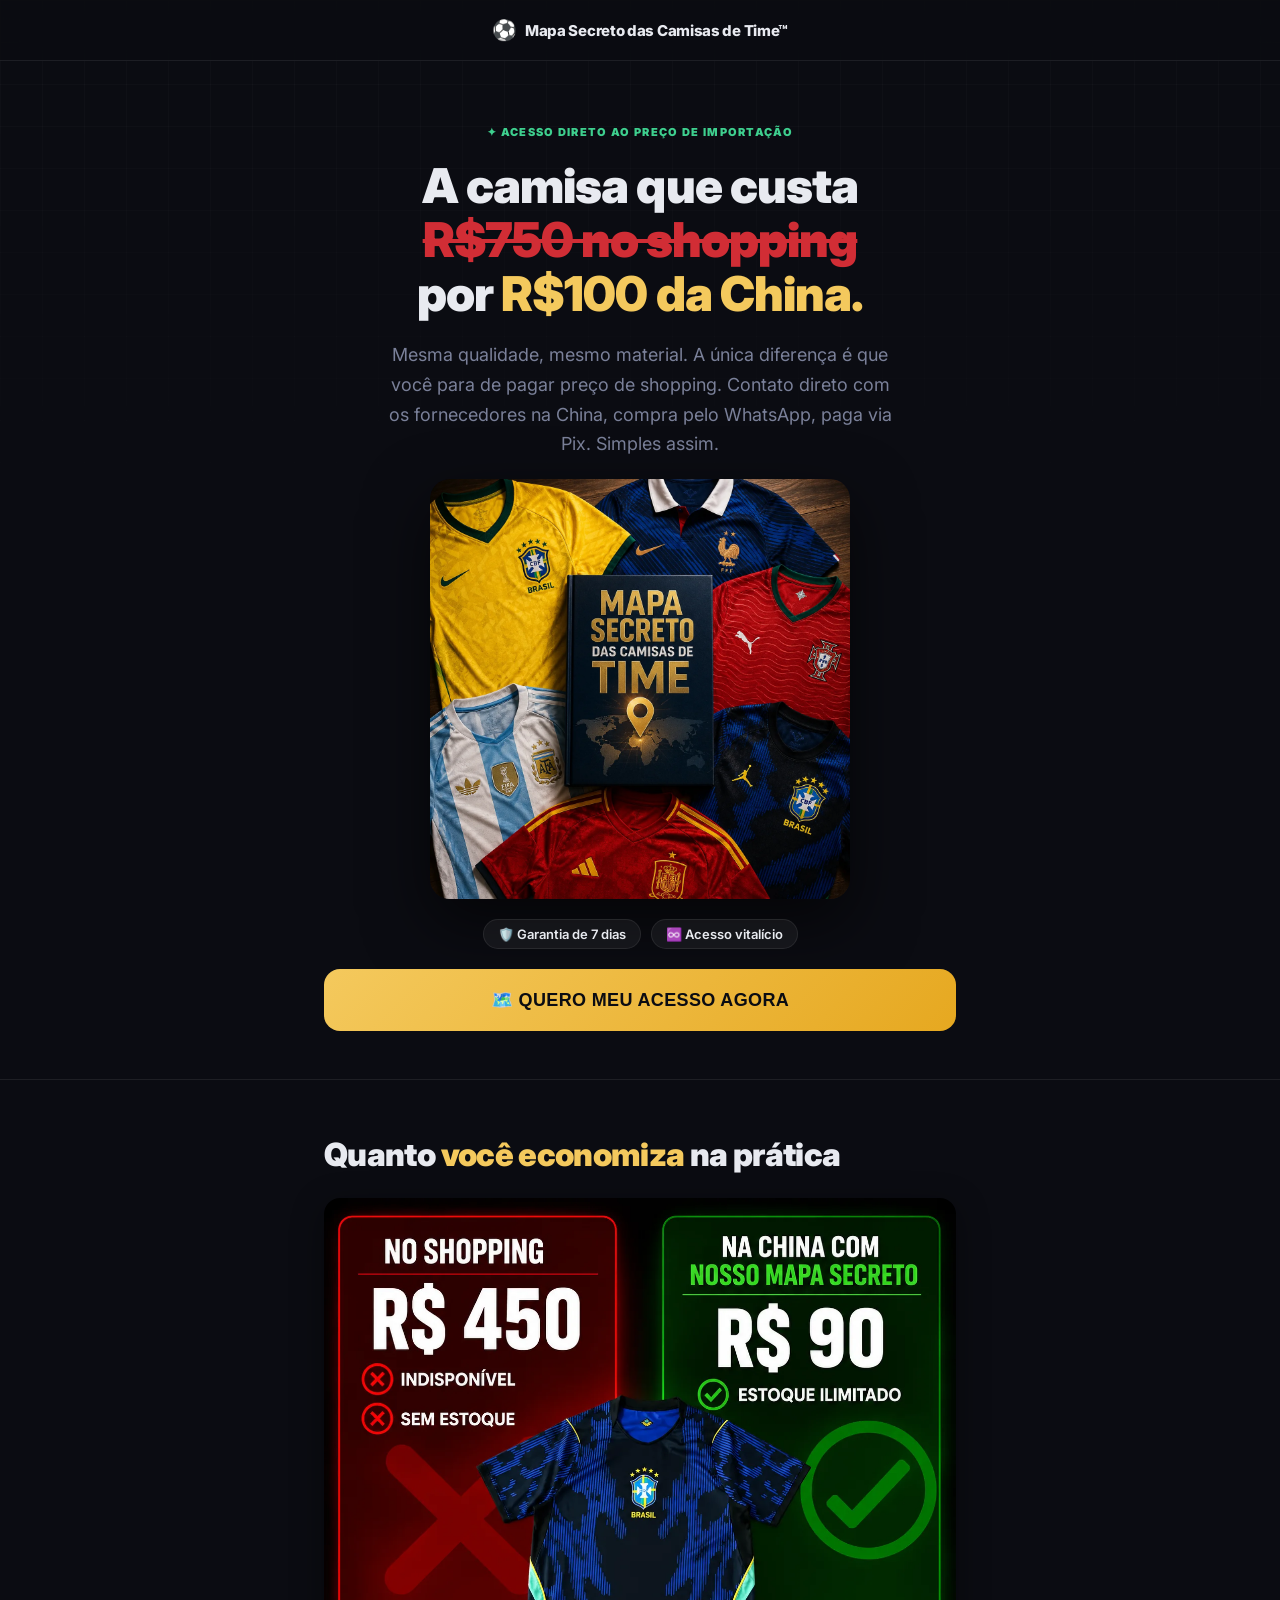
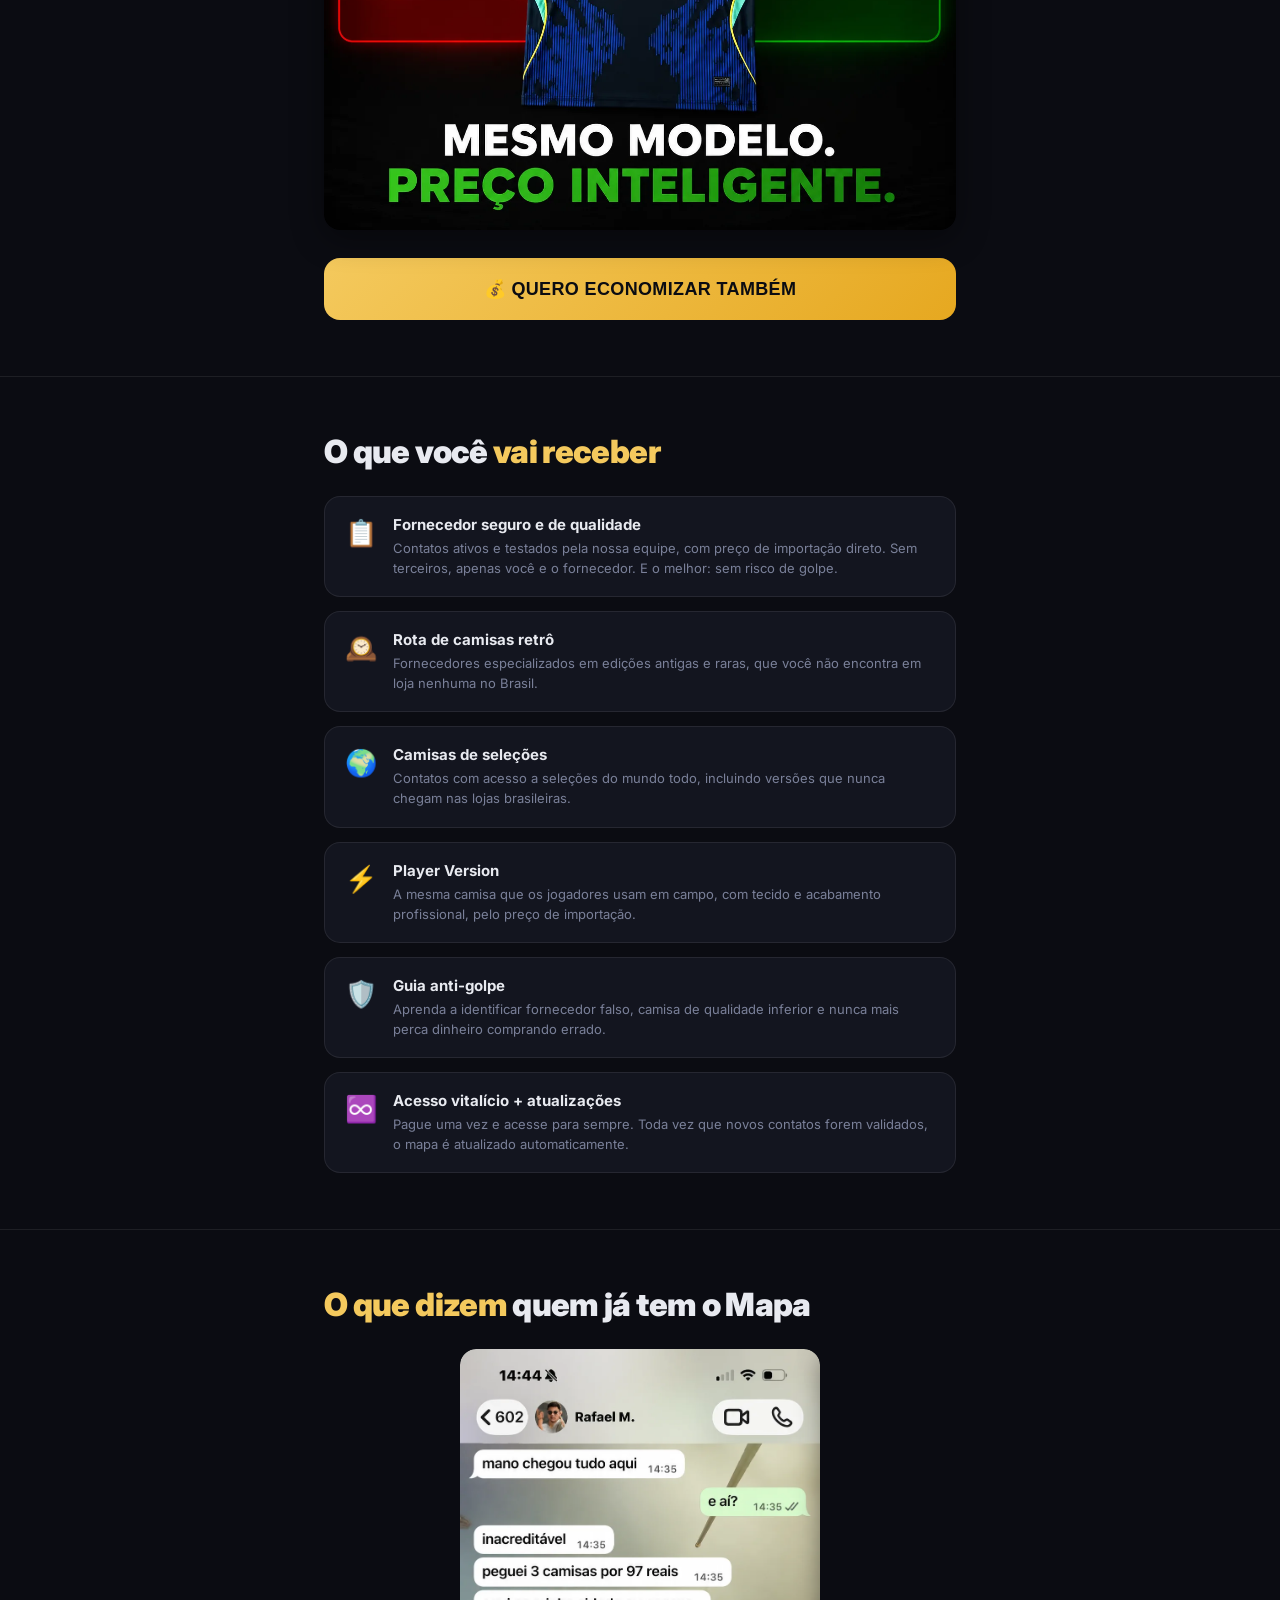
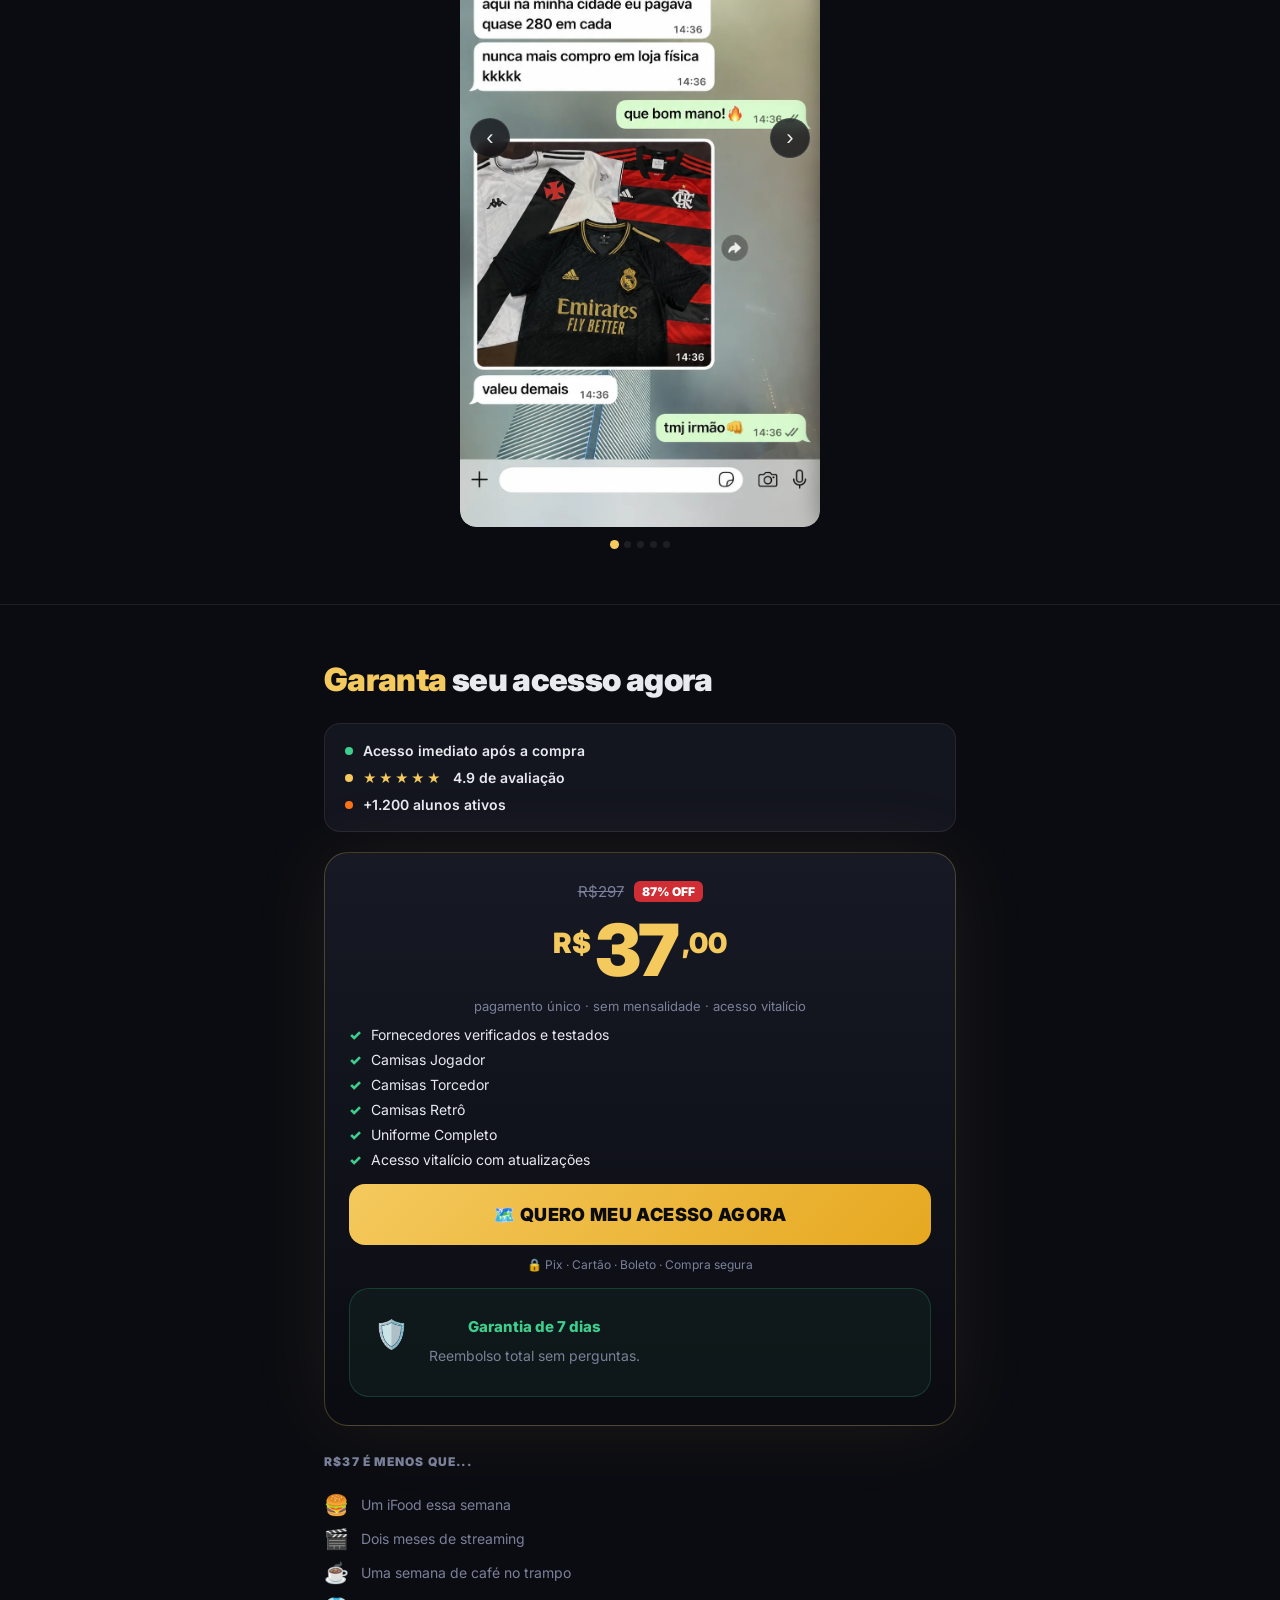
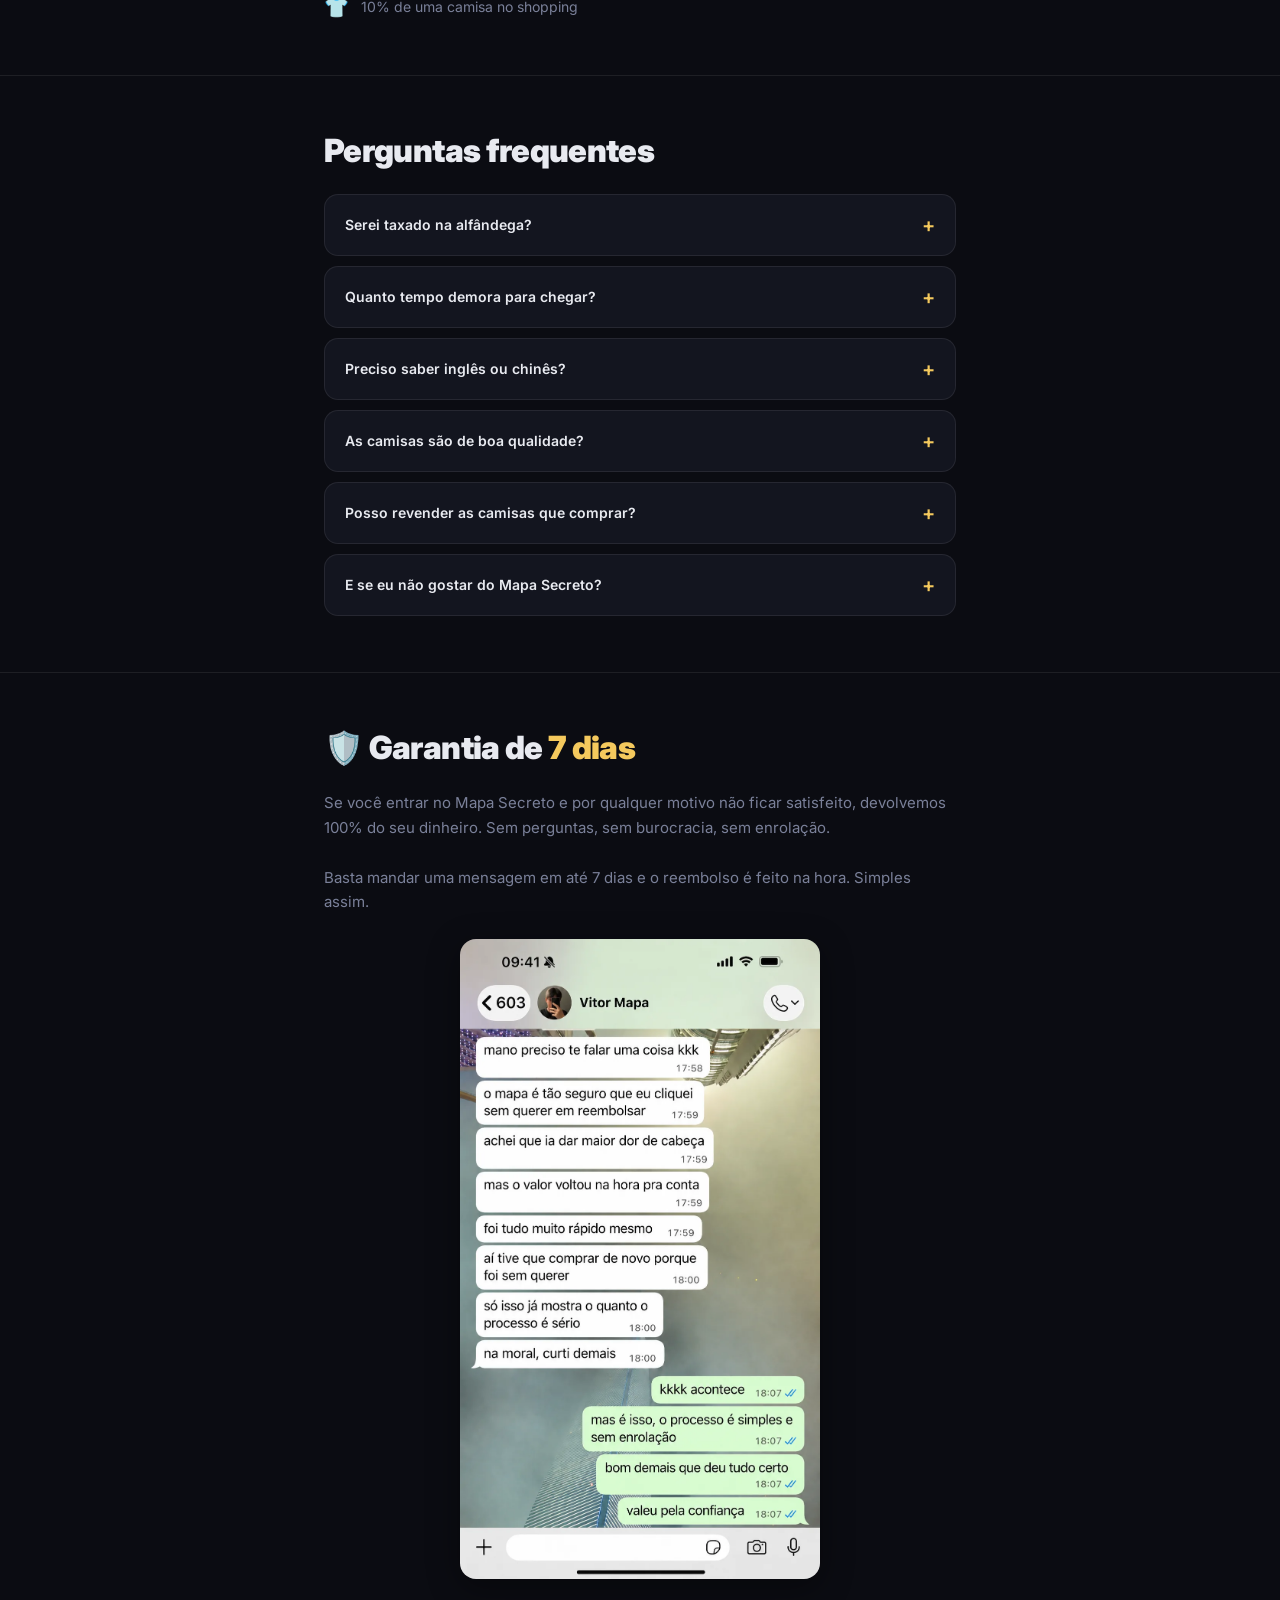
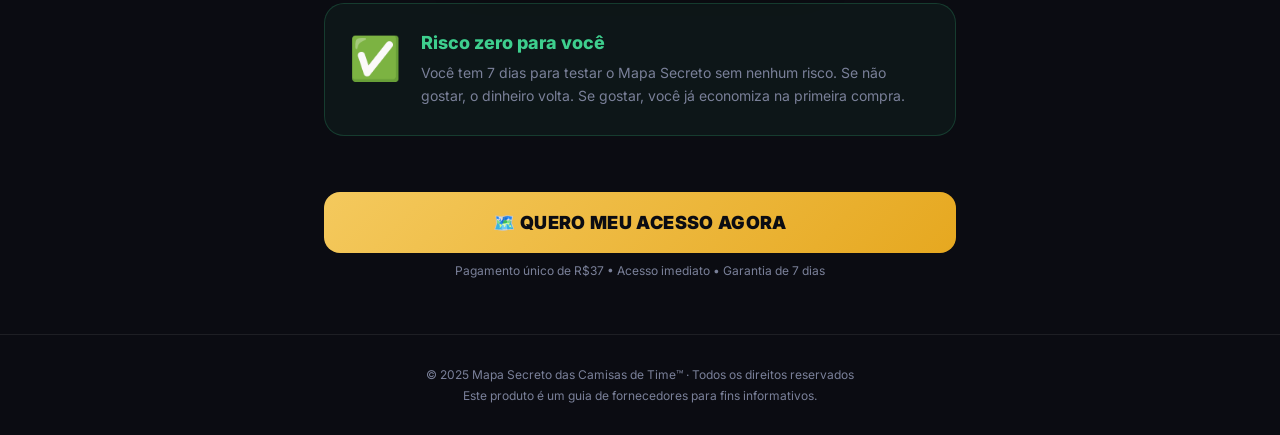
<file: lp-camisas/index.html>
<!doctype html>
<html lang="pt-BR">
<head>
  <meta charset="UTF-8" />
  <meta name="viewport" content="width=device-width, initial-scale=1.0" />
  <title>Mapa Secreto das Camisas de Time™ | Acesso direto aos fornecedores da China</title>
  <meta name="description" content="Pare de pagar R$300, R$400 em camisa. Acesse os mesmos fornecedores que os revendedores usam e pague o preço de importação." />

  <!-- Microsoft Clarity -->
  <script type="text/javascript">
    (function(c,l,a,r,i,t,y){
        c[a]=c[a]||function(){(c[a].q=c[a].q||[]).push(arguments)};
        t=l.createElement(r);t.async=1;t.src="https://www.clarity.ms/tag/"+i;
        y=l.getElementsByTagName(r)[0];y.parentNode.insertBefore(t,y);
    })(window, document, "clarity", "script", "x5d7vji05j");
  </script>

  <!-- Pixel UTMify + TikTok -->
  <script>
    window.tikTokPixelId = "6a29d1c19adc8336562bcdba";
    var a = document.createElement("script");
    a.setAttribute("async", ""); a.setAttribute("defer", "");
    a.setAttribute("src", "https://cdn.utmify.com.br/scripts/pixel/pixel-tiktok.js");
    document.head.appendChild(a);
  </script>

  <!-- Pixel UTMify + Meta -->
  <script>
    window.pixelId = "6a1f8ea0c9e2eee869020d70";
    var b = document.createElement("script");
    b.setAttribute("async", ""); b.setAttribute("defer", "");
    b.setAttribute("src", "https://cdn.utmify.com.br/scripts/pixel/pixel.js");
    document.head.appendChild(b);
  </script>

  <!-- Google Analytics -->
  <script async src="https://www.googletagmanager.com/gtag/js?id=G-BBPBF8XLZQ"></script>
  <script>
    window.dataLayer = window.dataLayer || [];
    function gtag(){dataLayer.push(arguments);}
    gtag('js', new Date()); gtag('config', 'G-BBPBF8XLZQ');
  </script>

  <link rel="icon" type="image/png" href="../assets/favicon.png" />
  <link rel="preconnect" href="https://fonts.googleapis.com">
  <link rel="preconnect" href="https://fonts.gstatic.com" crossorigin>
  <link href="https://fonts.googleapis.com/css2?family=Inter:wght@400;500;600;700;800;900&display=swap" rel="stylesheet">

  <style>
    *, *::before, *::after { box-sizing: border-box; margin: 0; padding: 0; }

    :root {
      --bg:    #0b0c12;
      --card:  #13151f;
      --card2: #1a1d2b;
      --line:  rgba(255,255,255,.08);
      --gold:  #f4c95d;
      --green: #3ecf8e;
      --red:   #d12d35;
      --text:  #e8eaf0;
      --muted: #7a8099;
      --shadow: 0 8px 48px rgba(0,0,0,.55);
    }

    html { scroll-behavior: smooth; }

    body {
      background: var(--bg);
      color: var(--text);
      font-family: 'Inter', sans-serif;
      -webkit-font-smoothing: antialiased;
      overflow-x: hidden;
    }

    body::before {
      content: "";
      position: fixed; inset: 0;
      background-image:
        linear-gradient(rgba(255,255,255,.025) 1px, transparent 1px),
        linear-gradient(90deg, rgba(255,255,255,.025) 1px, transparent 1px);
      background-size: 42px 42px;
      mask-image: linear-gradient(to bottom, black 0%, transparent 60%);
      pointer-events: none; z-index: 0;
    }

    .page { position: relative; z-index: 1; }

    /* ─── TOPBAR ─── */
    .topbar {
      display: flex; align-items: center; justify-content: center;
      padding: 18px 24px; gap: 8px;
      border-bottom: 1px solid var(--line);
      background: rgba(11,12,18,.92);
      backdrop-filter: blur(12px);
      position: sticky; top: 0; z-index: 100;
    }
    .brand-mark { font-size: 20px; }
    .brand-name { font-weight: 800; font-size: 15px; letter-spacing: -.02em; }

    /* ─── HERO ─── */
    .hero {
      max-width: 680px; margin: 0 auto;
      padding: 64px 24px 48px;
      text-align: center;
      display: flex; flex-direction: column; align-items: center; gap: 20px;
    }

    .eyebrow {
      display: inline-flex; align-items: center; gap: 6px;
      font-size: 11px; font-weight: 900; letter-spacing: .12em;
      text-transform: uppercase; color: var(--green);
    }

    .hero h1 {
      font-size: clamp(28px, 7vw, 48px);
      font-weight: 900; line-height: 1.12;
      letter-spacing: -.02em;
    }

    .gold { color: var(--gold); }
    .strike { text-decoration: line-through; color: var(--red); }

    .hero-sub {
      font-size: clamp(15px, 3vw, 18px);
      color: var(--muted); line-height: 1.65; max-width: 520px;
    }

    .hero-img {
      width: 100%; max-width: 420px;
      border-radius: 20px;
      box-shadow: 0 24px 64px rgba(0,0,0,.6);
    }

    .badges {
      display: flex; flex-wrap: wrap; justify-content: center; gap: 10px;
    }
    .badge {
      display: flex; align-items: center; gap: 6px;
      background: rgba(255,255,255,.05); border: 1px solid var(--line);
      border-radius: 99px; padding: 6px 14px;
      font-size: 13px; font-weight: 600; color: var(--text);
    }

    /* ─── SECTION ─── */
    section {
      max-width: 680px; margin: 0 auto;
      padding: 56px 24px;
    }
    section + section { padding-top: 0; }

    h2 {
      font-size: clamp(22px, 5vw, 32px);
      font-weight: 900; line-height: 1.2;
      letter-spacing: -.02em;
      margin-bottom: 24px;
    }

    /* ─── PRICE COMPARISON ─── */
    .comparacao-img {
      width: 100%; border-radius: 16px;
      box-shadow: 0 8px 32px rgba(0,0,0,.4);
      margin-bottom: 24px;
    }

    /* ─── CTA BUTTON ─── */
    .cta-btn {
      display: block; width: 100%;
      padding: 20px 24px;
      background: linear-gradient(135deg, var(--gold), #e6a820);
      color: #0b0c12;
      font-size: clamp(15px, 3vw, 18px); font-weight: 900;
      letter-spacing: .02em; text-align: center;
      border: none; border-radius: 16px;
      cursor: pointer; text-decoration: none;
      animation: pulse-cta 2.2s ease-in-out infinite;
    }
    @keyframes pulse-cta {
      0%, 100% { box-shadow: 0 0 0 0 rgba(244,201,93,.45); }
      50%       { box-shadow: 0 0 0 16px rgba(244,201,93,0); }
    }
    .cta-btn:hover { opacity: .92; }
    .cta-sub {
      text-align: center; font-size: 12px;
      color: var(--muted); margin-top: 10px;
    }

    /* ─── DELIVERABLES ─── */
    .deliverables { display: flex; flex-direction: column; gap: 14px; }
    .deliverable {
      display: flex; align-items: flex-start; gap: 16px;
      background: var(--card); border: 1px solid var(--line);
      border-radius: 16px; padding: 18px 20px;
    }
    .deliverable-icon { font-size: 26px; flex-shrink: 0; margin-top: 2px; }
    .deliverable-name { font-weight: 700; font-size: 15px; margin-bottom: 4px; color: var(--text); }
    .deliverable-desc { font-size: 13px; color: var(--muted); line-height: 1.55; }

    /* ─── TESTIMONIALS CAROUSEL ─── */
    .testi-carousel {
      position: relative; overflow: hidden;
      border-radius: 16px;
      max-width: 360px; margin: 0 auto;
    }
    .testi-track {
      display: flex; transition: transform .4s ease;
    }
    .testi-slide {
      flex: 0 0 100%; min-width: 0;
    }
    .testimonial-img {
      width: 100%; border-radius: 16px;
      box-shadow: 0 4px 24px rgba(0,0,0,.4);
      display: block;
    }
    .testi-btn {
      position: absolute; top: 50%; transform: translateY(-50%);
      background: rgba(11,12,18,.75); border: 1px solid var(--line);
      color: var(--text); font-size: 22px; width: 40px; height: 40px;
      border-radius: 50%; cursor: pointer; display: grid; place-items: center;
      backdrop-filter: blur(6px); z-index: 2;
    }
    .testi-btn.prev { left: 10px; }
    .testi-btn.next { right: 10px; }
    .testi-dots {
      display: flex; justify-content: center; gap: 6px; margin-top: 14px;
    }
    .testi-dot {
      width: 7px; height: 7px; border-radius: 50%;
      background: var(--line); cursor: pointer;
      transition: background .2s, transform .2s;
    }
    .testi-dot.active { background: var(--gold); transform: scale(1.3); }

    /* ─── SOCIAL PROOF BAR ─── */
    .proof-bar {
      display: flex; flex-direction: column; gap: 10px;
      background: var(--card); border: 1px solid var(--line);
      border-radius: 16px; padding: 18px 20px;
      margin-bottom: 20px;
    }
    .proof-item { display: flex; align-items: center; gap: 10px; font-size: 14px; font-weight: 600; }
    .proof-item .dot { width: 8px; height: 8px; border-radius: 50%; flex-shrink: 0; }
    .proof-item .dot.green { background: var(--green); }
    .proof-item .dot.gold { background: var(--gold); }
    .proof-item .dot.orange { background: #f97316; }
    .stars { color: var(--gold); letter-spacing: 2px; font-size: 13px; }

    /* ─── PRICE BOX ─── */
    .price-box {
      background: linear-gradient(180deg, rgba(23,26,37,.98), rgba(11,12,18,.98));
      border: 1px solid rgba(244,201,93,.25);
      border-radius: 24px;
      padding: 28px 24px;
      display: flex; flex-direction: column; align-items: center;
      gap: 12px; text-align: center;
      box-shadow: 0 0 80px rgba(244,201,93,.08);
    }
    .price-top-row { display: flex; align-items: center; gap: 10px; }
    .price-from { font-size: 15px; color: var(--muted); text-decoration: line-through; }
    .price-off-badge {
      background: var(--red); color: #fff;
      font-size: 12px; font-weight: 900;
      padding: 3px 8px; border-radius: 6px;
    }
    .price-main { font-size: 72px; font-weight: 900; line-height: 1; letter-spacing: -.03em; color: var(--gold); }
    .price-main-wrap { display: flex; align-items: flex-start; gap: 4px; }
    .price-rs { font-size: 28px; font-weight: 900; color: var(--gold); margin-top: 12px; }
    .price-cents { font-size: 28px; font-weight: 900; color: var(--gold); margin-top: 12px; }
    .price-desc { font-size: 13px; color: var(--muted); }
    .price-payment-methods {
      display: flex; align-items: center; gap: 6px;
      font-size: 12px; color: var(--muted);
    }
    .price-checklist { width: 100%; display: flex; flex-direction: column; gap: 8px; text-align: left; }
    .price-check-item { display: flex; align-items: center; gap: 10px; font-size: 14px; }
    .price-check-item::before { content: "✓"; color: var(--green); font-weight: 900; flex-shrink: 0; }

    /* ─── R$37 É MENOS QUE ─── */
    .menos-que { display: flex; flex-direction: column; gap: 10px; margin-top: 24px; }
    .menos-item { display: flex; align-items: center; gap: 12px; font-size: 14px; color: var(--muted); }
    .menos-item .menos-icon { font-size: 20px; flex-shrink: 0; }

    /* ─── FAQ ─── */
    .faq-list { display: flex; flex-direction: column; gap: 10px; }
    .faq-item {
      border: 1px solid var(--line);
      border-radius: 14px;
      overflow: clip;
      background: var(--card);
    }
    .faq-q {
      width: 100%; display: flex; justify-content: space-between; align-items: center;
      gap: 12px; padding: 18px 20px;
      background: none; border: none; cursor: pointer;
      color: var(--text); font-family: inherit; font-size: 14px; font-weight: 600;
      text-align: left;
    }
    .faq-icon { flex-shrink: 0; font-size: 20px; color: var(--gold); transition: transform .2s; }
    .faq-item.open .faq-icon { transform: rotate(45deg); }
    .faq-a {
      max-height: 0; overflow: hidden;
      padding: 0 20px;
      color: var(--muted); font-size: 14px; line-height: 1.65;
      transition: max-height .3s ease, padding .3s ease;
    }
    .faq-item.open .faq-a { max-height: 300px; padding: 0 20px 18px; }

    /* ─── GUARANTEE ─── */
    .guarantee-box {
      display: flex; align-items: flex-start; gap: 20px;
      background: rgba(62,207,142,.05);
      border: 1px solid rgba(62,207,142,.2);
      border-radius: 20px; padding: 28px 24px;
    }
    .guarantee-icon { font-size: 42px; flex-shrink: 0; }
    .guarantee-title { font-size: 18px; font-weight: 800; color: var(--green); margin-bottom: 8px; }
    .guarantee-desc { font-size: 14px; color: var(--muted); line-height: 1.65; }

    /* ─── DIVIDER ─── */
    .divider { width: 100%; height: 1px; background: var(--line); }

    /* ─── FOOTER ─── */
    footer {
      text-align: center; padding: 32px 24px;
      font-size: 12px; color: var(--muted);
      border-top: 1px solid var(--line);
    }

    /* ─── MOBILE ─── */
    @media (max-width: 480px) {
      .hero { padding-top: 10px; padding-bottom: 10px; }
      .testimonials-grid { grid-template-columns: 1fr; }
      .testimonial-full { grid-column: span 1; }
      .price-main { font-size: 44px; }
    }
  </style>
</head>
<body>
<div class="page">

  <!-- TOPBAR -->
  <nav class="topbar">
    <span class="brand-mark">⚽</span>
    <span class="brand-name">Mapa Secreto das Camisas de Time™</span>
  </nav>

  <!-- HERO -->
  <div class="hero">
    <div class="eyebrow">✦ acesso direto ao preço de importação</div>

    <h1>A camisa que custa<br><span class="strike">R$750 no shopping</span><br>por <span class="gold">R$100 da China.</span></h1>

    <p class="hero-sub">Mesma qualidade, mesmo material. A única diferença é que você para de pagar preço de shopping. Contato direto com os fornecedores na China, compra pelo WhatsApp, paga via Pix. Simples assim.</p>

    <img class="hero-img" src="../assets/produto-mapa-camisas.webp" alt="Mapa Secreto das Camisas de Time" />

    <div class="badges">
      <span class="badge">🛡️ Garantia de 7 dias</span>
      <span class="badge">♾️ Acesso vitalício</span>
    </div>

    <button class="cta-btn" onclick="document.getElementById('comprar').scrollIntoView({behavior:'smooth'})">🗺️ QUERO MEU ACESSO AGORA</button>
  </div>

  <div class="divider"></div>

  <!-- ECONOMIA -->
  <section>
    <h2>Quanto <span class="gold">você economiza</span> na prática</h2>
    <img class="comparacao-img" src="../assets/comparacaoprecocamisa.webp" alt="Comparação de preços antes e depois do Mapa Secreto" />
    <button class="cta-btn" onclick="document.getElementById('comprar').scrollIntoView({behavior:'smooth'})">💰 QUERO ECONOMIZAR TAMBÉM</button>
  </section>

  <div class="divider"></div>

  <!-- O QUE VOCÊ RECEBE -->
  <section>
    <h2>O que você <span class="gold">vai receber</span></h2>
    <div class="deliverables">
      <div class="deliverable">
        <span class="deliverable-icon">📋</span>
        <div>
          <div class="deliverable-name">Fornecedor seguro e de qualidade</div>
          <div class="deliverable-desc">Contatos ativos e testados pela nossa equipe, com preço de importação direto. Sem terceiros, apenas você e o fornecedor. E o melhor: sem risco de golpe.</div>
        </div>
      </div>
      <div class="deliverable">
        <span class="deliverable-icon">🕰️</span>
        <div>
          <div class="deliverable-name">Rota de camisas retrô</div>
          <div class="deliverable-desc">Fornecedores especializados em edições antigas e raras, que você não encontra em loja nenhuma no Brasil.</div>
        </div>
      </div>
      <div class="deliverable">
        <span class="deliverable-icon">🌍</span>
        <div>
          <div class="deliverable-name">Camisas de seleções</div>
          <div class="deliverable-desc">Contatos com acesso a seleções do mundo todo, incluindo versões que nunca chegam nas lojas brasileiras.</div>
        </div>
      </div>
      <div class="deliverable">
        <span class="deliverable-icon">⚡</span>
        <div>
          <div class="deliverable-name">Player Version</div>
          <div class="deliverable-desc">A mesma camisa que os jogadores usam em campo, com tecido e acabamento profissional, pelo preço de importação.</div>
        </div>
      </div>
      <div class="deliverable">
        <span class="deliverable-icon">🛡️</span>
        <div>
          <div class="deliverable-name">Guia anti-golpe</div>
          <div class="deliverable-desc">Aprenda a identificar fornecedor falso, camisa de qualidade inferior e nunca mais perca dinheiro comprando errado.</div>
        </div>
      </div>
      <div class="deliverable">
        <span class="deliverable-icon">♾️</span>
        <div>
          <div class="deliverable-name">Acesso vitalício + atualizações</div>
          <div class="deliverable-desc">Pague uma vez e acesse para sempre. Toda vez que novos contatos forem validados, o mapa é atualizado automaticamente.</div>
        </div>
      </div>
    </div>
  </section>

  <div class="divider"></div>

  <!-- PROVAS SOCIAIS -->
  <section>
    <h2><span class="gold">O que dizem</span> quem já tem o Mapa</h2>
    <div class="testi-carousel" id="testiCarousel">
      <div class="testi-track" id="testiTrack">
        <div class="testi-slide"><img class="testimonial-img" src="../assets/conv.1.webp" alt="Depoimento 1" loading="lazy" /></div>
        <div class="testi-slide"><img class="testimonial-img" src="../assets/conv.2.webp" alt="Depoimento 2" loading="lazy" /></div>
        <div class="testi-slide"><img class="testimonial-img" src="../assets/conv.3.webp" alt="Depoimento 3" loading="lazy" /></div>
        <div class="testi-slide"><img class="testimonial-img" src="../assets/conv.4.webp" alt="Depoimento 4" loading="lazy" /></div>
        <div class="testi-slide"><img class="testimonial-img" src="../assets/conv.5.webp" alt="Depoimento 5" loading="lazy" /></div>
      </div>
      <button class="testi-btn prev" id="testiPrev" aria-label="Anterior">‹</button>
      <button class="testi-btn next" id="testiNext" aria-label="Próximo">›</button>
    </div>
    <div class="testi-dots" id="testiDots">
      <span class="testi-dot active" data-i="0"></span>
      <span class="testi-dot" data-i="1"></span>
      <span class="testi-dot" data-i="2"></span>
      <span class="testi-dot" data-i="3"></span>
      <span class="testi-dot" data-i="4"></span>
    </div>
  </section>

  <div class="divider"></div>

  <!-- PREÇO -->
  <section id="comprar">
    <h2><span class="gold">Garanta</span> seu acesso agora</h2>

    <!-- Prova social rápida -->
    <div class="proof-bar">
      <div class="proof-item"><span class="dot green"></span> Acesso imediato após a compra</div>
      <div class="proof-item"><span class="dot gold"></span> <span class="stars">★★★★★</span> 4.9 de avaliação</div>
      <div class="proof-item"><span class="dot orange"></span> +1.200 alunos ativos</div>
    </div>

    <div class="price-box">
      <div class="price-top-row">
        <span class="price-from">R$297</span>
        <span class="price-off-badge">87% OFF</span>
      </div>
      <div class="price-main-wrap">
        <span class="price-rs">R$</span>
        <span class="price-main">37</span>
        <span class="price-cents">,00</span>
      </div>
      <div class="price-desc">pagamento único · sem mensalidade · acesso vitalício</div>

      <div class="price-checklist">
        <div class="price-check-item">Fornecedores verificados e testados</div>
        <div class="price-check-item">Camisas Jogador</div>
        <div class="price-check-item">Camisas Torcedor</div>
        <div class="price-check-item">Camisas Retrô</div>
        <div class="price-check-item">Uniforme Completo</div>
        <div class="price-check-item">Acesso vitalício com atualizações</div>
      </div>

      <a class="cta-btn" href="https://pay.cakto.com.br/st63i4q_921898" style="margin-top:4px;">🗺️ QUERO MEU ACESSO AGORA</a>
      <div class="price-payment-methods">🔒 Pix · Cartão · Boleto · Compra segura</div>

      <div class="guarantee-box" style="margin-top:4px;width:100%;">
        <div class="guarantee-icon" style="font-size:28px;">🛡️</div>
        <div>
          <div class="guarantee-title" style="font-size:15px;">Garantia de 7 dias</div>
          <p class="guarantee-desc">Reembolso total sem perguntas.</p>
        </div>
      </div>
    </div>

    <!-- R$37 é menos que... -->
    <p style="font-size:12px;font-weight:900;letter-spacing:.1em;text-transform:uppercase;color:var(--muted);margin-top:28px;margin-bottom:12px;">R$37 É MENOS QUE...</p>
    <div class="menos-que">
      <div class="menos-item"><span class="menos-icon">🍔</span> Um iFood essa semana</div>
      <div class="menos-item"><span class="menos-icon">🎬</span> Dois meses de streaming</div>
      <div class="menos-item"><span class="menos-icon">☕</span> Uma semana de café no trampo</div>
      <div class="menos-item"><span class="menos-icon">👕</span> 10% de uma camisa no shopping</div>
    </div>
  </section>

  <div class="divider"></div>

  <!-- FAQ -->
  <section>
    <h2>Perguntas frequentes</h2>
    <div class="faq-list" id="faqList">
      <!-- itens injetados via JS -->
    </div>
  </section>

  <div class="divider"></div>

  <!-- GARANTIA -->
  <section>
    <h2>🛡️ Garantia de <span class="gold">7 dias</span></h2>
    <p style="color:var(--muted);font-size:15px;line-height:1.65;margin-bottom:24px;">Se você entrar no Mapa Secreto e por qualquer motivo não ficar satisfeito, devolvemos 100% do seu dinheiro. Sem perguntas, sem burocracia, sem enrolação.<br><br>Basta mandar uma mensagem em até 7 dias e o reembolso é feito na hora. Simples assim.</p>
    <img src="../assets/depoimentoreembolso.webp" alt="Print de reembolso garantido" style="width:100%;max-width:360px;display:block;margin:0 auto 24px;border-radius:16px;box-shadow:0 8px 32px rgba(0,0,0,.4);" loading="lazy" onerror="this.style.display='none'" />
    <div class="guarantee-box">
      <div class="guarantee-icon">✅</div>
      <div>
        <div class="guarantee-title">Risco zero para você</div>
        <p class="guarantee-desc">Você tem 7 dias para testar o Mapa Secreto sem nenhum risco. Se não gostar, o dinheiro volta. Se gostar, você já economiza na primeira compra.</p>
      </div>
    </div>
  </section>

  <!-- CTA FINAL -->
  <section style="padding-top:0;">
    <a class="cta-btn" href="https://pay.cakto.com.br/st63i4q_921898">🗺️ QUERO MEU ACESSO AGORA</a>
    <p class="cta-sub">Pagamento único de R$37 • Acesso imediato • Garantia de 7 dias</p>
  </section>

  <!-- FOOTER -->
  <footer>
    © 2025 Mapa Secreto das Camisas de Time™ · Todos os direitos reservados<br>
    <span style="margin-top:6px;display:block;">Este produto é um guia de fornecedores para fins informativos.</span>
  </footer>

</div>

<script>
  const faqs = [
    { q: "Serei taxado na alfândega?", a: "Pode acontecer, mas no Mapa Secreto ensinamos os truques que os compradores experientes usam para minimizar ou até zerar as taxas. São estratégias simples de declaração e fracionamento de compras que fazem toda a diferença. Muita gente compra sem pagar um centavo de taxa." },
    { q: "Quanto tempo demora para chegar?", a: "Os fornecedores do mapa enviam por avião, então o trajeto da China até o Brasil leva em média 4 a 5 dias. Depois disso, o pacote passa pela análise da aduana brasileira, que pode levar até 15 dias dependendo do volume de importações no período. No total, a maioria das pessoas recebe entre 10 e 20 dias após o pedido." },
    { q: "Preciso saber inglês ou chinês?", a: "Não. Você pode usar o Google Tradutor para se comunicar em inglês com os fornecedores, mas muitos deles já falam um inglês básico e entendem bem. Alguns até respondem em português automaticamente. A comunicação é mais simples do que parece e no mapa temos dicas de como se comunicar sem nenhum problema." },
    { q: "As camisas são de boa qualidade?", a: "Sim. Os fornecedores listados no mapa foram selecionados justamente pela qualidade. Trabalhamos com versões Torcedor e Player Version, a mesma linha que é revendida aqui no Brasil por R$200, R$300 ou mais. A diferença é que você acessa o preço de origem, sem atravessador." },
    { q: "Posso revender as camisas que comprar?", a: "Totalmente. Muitos usuários do Mapa começaram comprando para uso próprio e perceberam que dava para ganhar dinheiro revendendo. Com o preço de importação, as margens são de 100% a 300% em alguns modelos. O mapa inclui uma rota específica para quem quer comprar em volume." },
    { q: "E se eu não gostar do Mapa Secreto?", a: "Sem problema. Você tem 7 dias de garantia total. Se por qualquer motivo não ficar satisfeito, basta enviar uma mensagem e devolvemos 100% do seu dinheiro. Sem perguntas, sem burocracia, na hora." },
  ];

  const list = document.getElementById("faqList");
  list.innerHTML = faqs.map((item, i) => `
    <div class="faq-item" data-faq="${i}">
      <button class="faq-q" type="button">
        <span>${item.q}</span>
        <span class="faq-icon">+</span>
      </button>
      <div class="faq-a">${item.a}</div>
    </div>
  `).join("");

  // ─── CARROSSEL DE DEPOIMENTOS ───
  const track = document.getElementById("testiTrack");
  const dots = [...document.querySelectorAll(".testi-dot")];
  const total = 5;
  let current = 0, autoTimer;

  function goTo(i) {
    current = (i + total) % total;
    track.style.transform = `translateX(-${current * 100}%)`;
    dots.forEach((d, idx) => d.classList.toggle("active", idx === current));
  }

  document.getElementById("testiPrev").addEventListener("click", () => { goTo(current - 1); resetAuto(); });
  document.getElementById("testiNext").addEventListener("click", () => { goTo(current + 1); resetAuto(); });
  dots.forEach(d => d.addEventListener("click", () => { goTo(+d.dataset.i); resetAuto(); }));

  // swipe touch
  let tx = 0;
  track.addEventListener("touchstart", e => { tx = e.touches[0].clientX; }, { passive: true });
  track.addEventListener("touchend", e => {
    const dx = e.changedTouches[0].clientX - tx;
    if (Math.abs(dx) > 40) { goTo(dx < 0 ? current + 1 : current - 1); resetAuto(); }
  }, { passive: true });

  function resetAuto() { clearInterval(autoTimer); autoTimer = setInterval(() => goTo(current + 1), 3500); }
  resetAuto();

  list.querySelectorAll(".faq-q").forEach(btn => {
    btn.addEventListener("click", () => {
      const item = btn.parentElement;
      const isOpen = item.classList.contains("open");
      list.querySelectorAll(".faq-item.open").forEach(el => el.classList.remove("open"));
      if (!isOpen) item.classList.add("open");
    });
  });
</script>
</body>
</html>
</file>
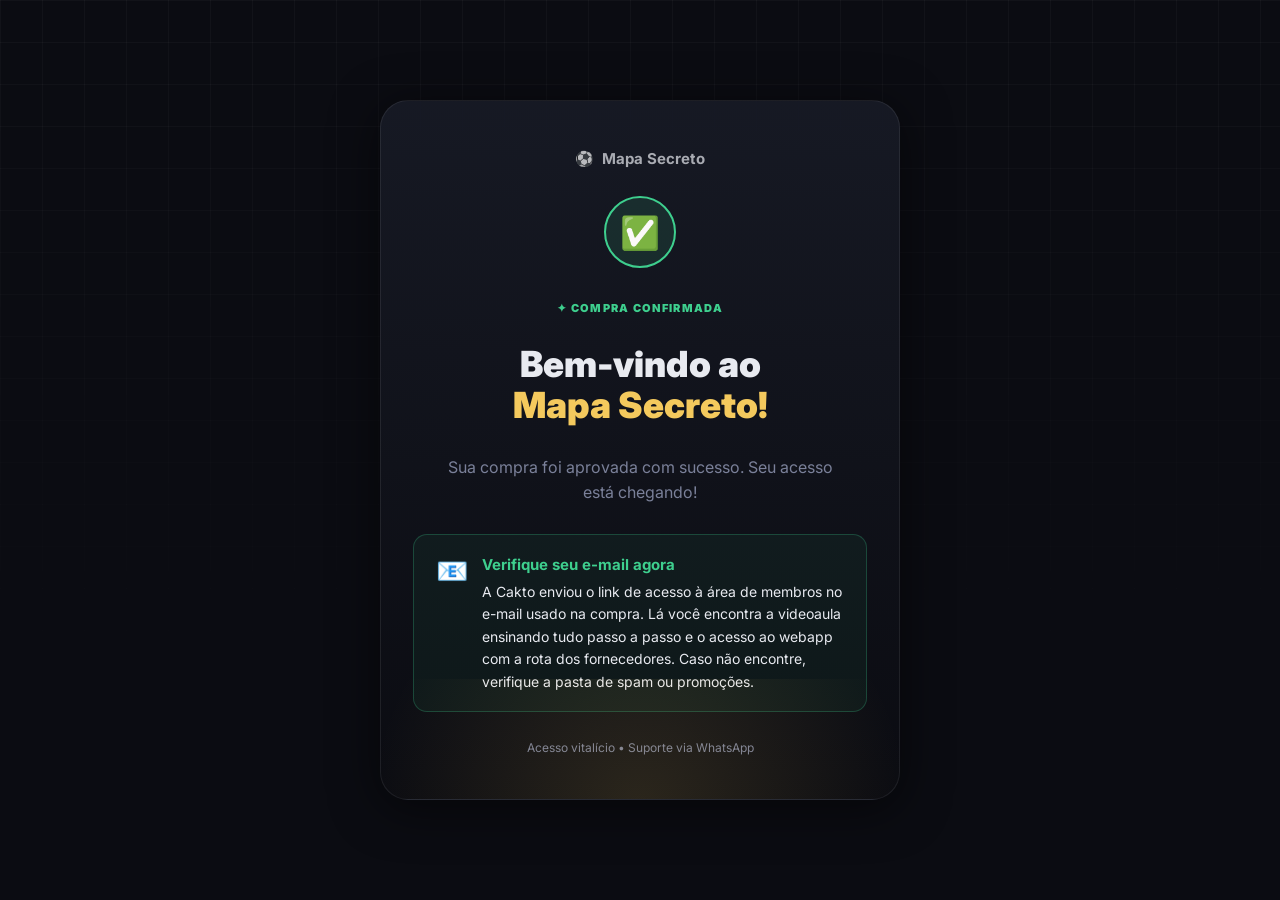
<file: obrigado-pag/index.html>
<!doctype html>
<html lang="pt-BR">
<head>
  <meta charset="UTF-8" />
  <meta name="viewport" content="width=device-width, initial-scale=1.0" />
  <title>Acesso Confirmado — Mapa Secreto das Camisas de Time™</title>

  <!-- Microsoft Clarity -->
  <script type="text/javascript">
    (function(c,l,a,r,i,t,y){
        c[a]=c[a]||function(){(c[a].q=c[a].q||[]).push(arguments)};
        t=l.createElement(r);t.async=1;t.src="https://www.clarity.ms/tag/"+i;
        y=l.getElementsByTagName(r)[0];y.parentNode.insertBefore(t,y);
    })(window, document, "clarity", "script", "x5d7vji05j");
  </script>

  <!-- Pixel UTMify + TikTok -->
  <script>
    window.tikTokPixelId = "6a29d1c19adc8336562bcdba";
    var a = document.createElement("script");
    a.setAttribute("async", "");
    a.setAttribute("defer", "");
    a.setAttribute("src", "https://cdn.utmify.com.br/scripts/pixel/pixel-tiktok.js");
    document.head.appendChild(a);
  </script>

  <!-- Google Analytics -->
  <script async src="https://www.googletagmanager.com/gtag/js?id=G-BBPBF8XLZQ"></script>
  <script>
    window.dataLayer = window.dataLayer || [];
    function gtag(){dataLayer.push(arguments);}
    gtag('js', new Date());
    gtag('config', 'G-BBPBF8XLZQ');
  </script>

  <link rel="icon" type="image/png" href="../assets/favicon.png" />
  <link rel="preconnect" href="https://fonts.googleapis.com">
  <link rel="preconnect" href="https://fonts.gstatic.com" crossorigin>
  <link href="https://fonts.googleapis.com/css2?family=Inter:wght@400;500;600;700;800;900&display=swap" rel="stylesheet">

  <style>
    *, *::before, *::after { box-sizing: border-box; margin: 0; padding: 0; }

    :root {
      --bg:    #0b0c12;
      --card:  #13151f;
      --line:  rgba(255,255,255,.08);
      --gold:  #f4c95d;
      --green: #3ecf8e;
      --text:  #e8eaf0;
      --muted: #7a8099;
      --shadow: 0 8px 48px rgba(0,0,0,.55);
    }

    html, body {
      min-height: 100%;
      background: var(--bg);
      color: var(--text);
      font-family: 'Inter', sans-serif;
      -webkit-font-smoothing: antialiased;
    }

    /* grid background */
    body::before {
      content: "";
      position: fixed;
      inset: 0;
      background-image:
        linear-gradient(rgba(255,255,255,.03) 1px, transparent 1px),
        linear-gradient(90deg, rgba(255,255,255,.03) 1px, transparent 1px);
      background-size: 42px 42px;
      mask-image: linear-gradient(to bottom, black, transparent 78%);
      pointer-events: none;
      z-index: 0;
    }

    .shell {
      min-height: 100vh;
      display: flex;
      flex-direction: column;
      align-items: center;
      justify-content: center;
      padding: 32px 20px;
      position: relative;
      z-index: 1;
    }

    .card {
      width: min(100%, 520px);
      background: linear-gradient(180deg, rgba(23,26,37,.96), rgba(11,12,18,.96));
      border: 1px solid var(--line);
      border-radius: 28px;
      box-shadow: var(--shadow);
      padding: 48px 32px 44px;
      display: flex;
      flex-direction: column;
      align-items: center;
      text-align: center;
      gap: 28px;
      position: relative;
      overflow: hidden;
    }

    /* glow */
    .card::after {
      content: "";
      position: absolute;
      inset: auto -30% -20% -30%;
      height: 260px;
      background: radial-gradient(circle, rgba(244,201,93,.14), transparent 62%);
      pointer-events: none;
    }

    .brand {
      display: flex;
      align-items: center;
      gap: 8px;
      font-size: 15px;
      font-weight: 700;
      color: var(--text);
      opacity: .7;
    }

    .check-circle {
      width: 72px;
      height: 72px;
      border-radius: 50%;
      background: rgba(62,207,142,.12);
      border: 2px solid var(--green);
      display: grid;
      place-items: center;
      font-size: 32px;
    }

    .eyebrow {
      display: inline-flex;
      align-items: center;
      gap: 6px;
      font-size: 11px;
      font-weight: 900;
      letter-spacing: .12em;
      text-transform: uppercase;
      color: var(--green);
    }

    h1 {
      font-size: clamp(26px, 6vw, 36px);
      font-weight: 900;
      line-height: 1.15;
    }

    .gold { color: var(--gold); }

    .subtitle {
      font-size: 16px;
      color: var(--muted);
      line-height: 1.6;
      max-width: 400px;
    }

    .email-box {
      background: rgba(62,207,142,.06);
      border: 1px solid rgba(62,207,142,.25);
      border-radius: 14px;
      padding: 18px 22px;
      display: flex;
      align-items: flex-start;
      gap: 14px;
      text-align: left;
      width: 100%;
    }

    .email-icon { font-size: 26px; flex-shrink: 0; margin-top: 2px; }

    .email-box p {
      font-size: 14px;
      line-height: 1.6;
      color: var(--text);
    }

    .email-box strong {
      display: block;
      font-size: 15px;
      font-weight: 700;
      color: var(--green);
      margin-bottom: 4px;
    }

    .divider {
      width: 100%;
      height: 1px;
      background: var(--line);
    }

    .steps {
      width: 100%;
      display: flex;
      flex-direction: column;
      gap: 14px;
      text-align: left;
    }

    .step {
      display: flex;
      align-items: flex-start;
      gap: 14px;
    }

    .step-num {
      width: 28px;
      height: 28px;
      border-radius: 50%;
      background: rgba(244,201,93,.12);
      border: 1px solid rgba(244,201,93,.3);
      color: var(--gold);
      font-size: 13px;
      font-weight: 900;
      display: grid;
      place-items: center;
      flex-shrink: 0;
      margin-top: 1px;
    }

    .step-text {
      font-size: 14px;
      line-height: 1.6;
      color: var(--text);
    }

    .step-text strong { color: var(--gold); font-weight: 700; }

    .cta {
      width: 100%;
      padding: 18px 24px;
      background: linear-gradient(135deg, var(--gold), #e6a820);
      color: #0b0c12;
      font-size: 17px;
      font-weight: 900;
      letter-spacing: .02em;
      border: none;
      border-radius: 14px;
      cursor: pointer;
      text-decoration: none;
      display: block;
      animation: pulse-cta 2.2s ease-in-out infinite;
    }

    @keyframes pulse-cta {
      0%, 100% { box-shadow: 0 0 0 0 rgba(244,201,93,.45); }
      50%       { box-shadow: 0 0 0 14px rgba(244,201,93,0); }
    }

    .cta:hover { opacity: .92; }

    .note {
      font-size: 12px;
      color: var(--muted);
    }

    @media (max-width: 520px) {
      .shell { padding: 0; justify-content: flex-start; }
      .card { border-radius: 0; border-left: 0; border-right: 0; min-height: 100vh; }
    }
  </style>
</head>
<body>
  <div class="shell">
    <div class="card">
      <div class="brand"><span>⚽</span> Mapa Secreto</div>

      <div class="check-circle">✅</div>

      <div>
        <div class="eyebrow">✦ compra confirmada</div>
      </div>

      <h1>Bem-vindo ao<br><span class="gold">Mapa Secreto!</span></h1>

      <p class="subtitle">
        Sua compra foi aprovada com sucesso. Seu acesso está chegando!
      </p>

      <div class="email-box">
        <div class="email-icon">📧</div>
        <p>
          <strong>Verifique seu e-mail agora</strong>
          A Cakto enviou o link de acesso à área de membros no e-mail usado na compra. Lá você encontra a videoaula ensinando tudo passo a passo e o acesso ao webapp com a rota dos fornecedores. Caso não encontre, verifique a pasta de spam ou promoções.
        </p>
      </div>

      <p class="note">Acesso vitalício • Suporte via WhatsApp</p>
    </div>
  </div>
</body>
</html>
</file>
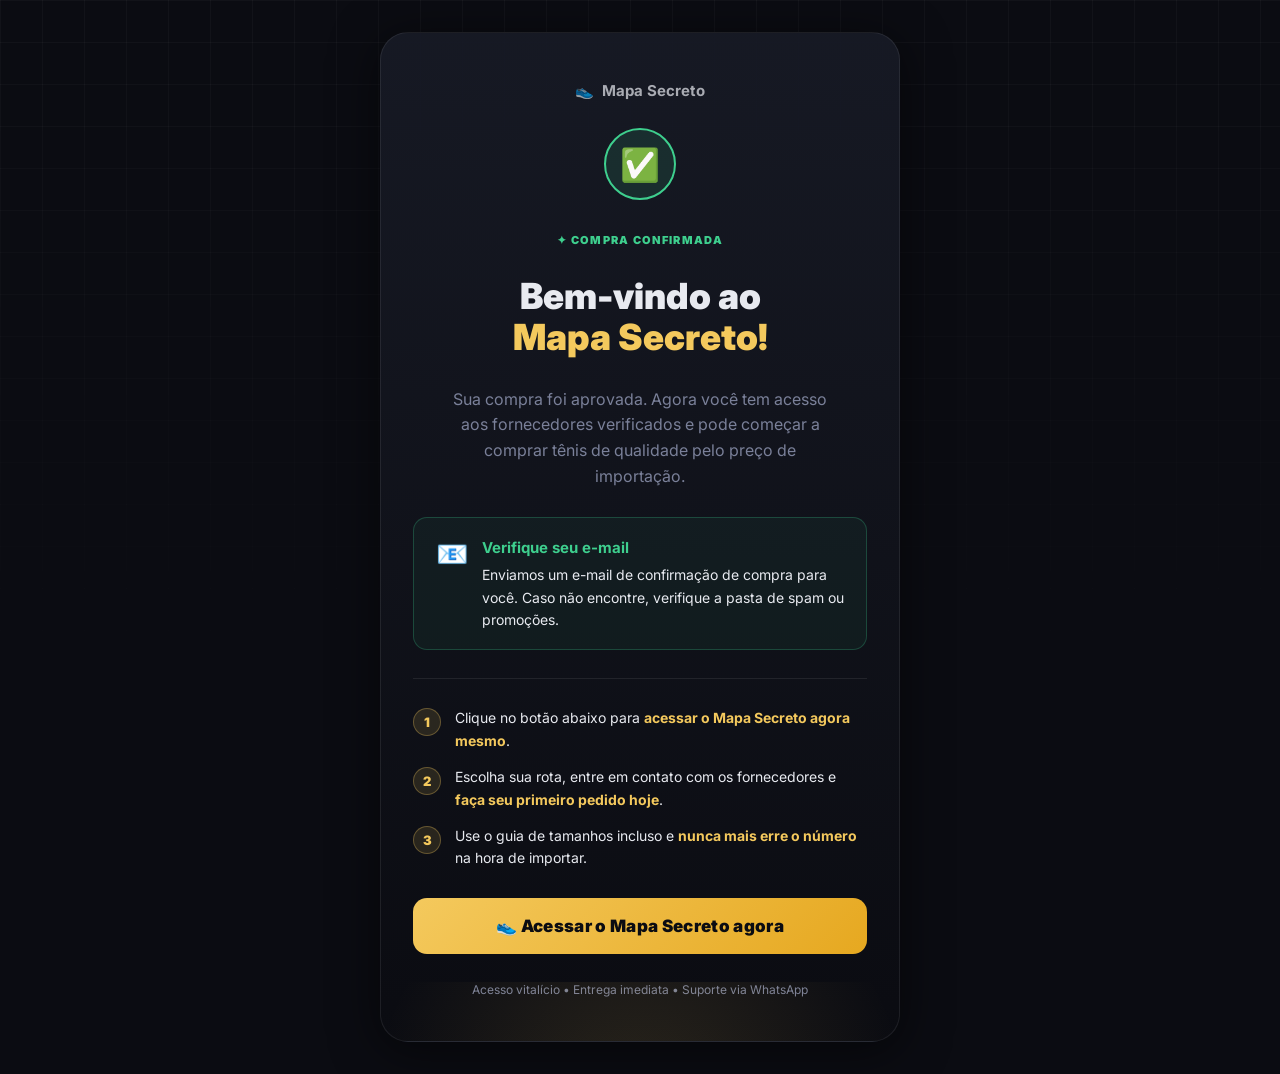
<file: obrigado-tenis/index.html>
<!doctype html>
<html lang="pt-BR">
<head>
  <meta charset="UTF-8" />
  <meta name="viewport" content="width=device-width, initial-scale=1.0" />
  <title>Acesso Confirmado — Mapa Secreto dos Tênis Importados™</title>

  <!-- Microsoft Clarity -->
  <script type="text/javascript">
    (function(c,l,a,r,i,t,y){
        c[a]=c[a]||function(){(c[a].q=c[a].q||[]).push(arguments)};
        t=l.createElement(r);t.async=1;t.src="https://www.clarity.ms/tag/"+i;
        y=l.getElementsByTagName(r)[0];y.parentNode.insertBefore(t,y);
    })(window, document, "clarity", "script", "x5d7vji05j");
  </script>

  <!-- UTMify UTMs -->
  <script
    src="https://cdn.utmify.com.br/scripts/utms/latest.js"
    data-utmify-prevent-xcod-sck
    data-utmify-prevent-subids
    async
    defer
  ></script>

  <!-- Pixel UTMify + Meta -->
  <script>
    window.pixelId = "6a1f8ea0c9e2eee869020d70";
    var a = document.createElement("script");
    a.setAttribute("async", "");
    a.setAttribute("defer", "");
    a.setAttribute("src", "https://cdn.utmify.com.br/scripts/pixel/pixel.js");
    document.head.appendChild(a);
  </script>

  <!-- Pixel UTMify + TikTok -->
  <script>
    window.tikTokPixelId = "6a29d1c19adc8336562bcdba";
    var a = document.createElement("script");
    a.setAttribute("async", "");
    a.setAttribute("defer", "");
    a.setAttribute("src", "https://cdn.utmify.com.br/scripts/pixel/pixel-tiktok.js");
    document.head.appendChild(a);
  </script>

  <!-- Google Analytics -->
  <script async src="https://www.googletagmanager.com/gtag/js?id=G-BBPBF8XLZQ"></script>
  <script>
    window.dataLayer = window.dataLayer || [];
    function gtag(){dataLayer.push(arguments);}
    gtag('js', new Date());
    gtag('config', 'G-BBPBF8XLZQ');
  </script>

  <link rel="icon" type="image/png" href="../assets/favicon.png" />
  <link rel="preconnect" href="https://fonts.googleapis.com">
  <link rel="preconnect" href="https://fonts.gstatic.com" crossorigin>
  <link href="https://fonts.googleapis.com/css2?family=Inter:wght@400;500;600;700;800;900&display=swap" rel="stylesheet">

  <style>
    *, *::before, *::after { box-sizing: border-box; margin: 0; padding: 0; }

    :root {
      --bg:    #0b0c12;
      --card:  #13151f;
      --line:  rgba(255,255,255,.08);
      --gold:  #f4c95d;
      --green: #3ecf8e;
      --text:  #e8eaf0;
      --muted: #7a8099;
      --shadow: 0 8px 48px rgba(0,0,0,.55);
    }

    html, body {
      min-height: 100%;
      background: var(--bg);
      color: var(--text);
      font-family: 'Inter', sans-serif;
      -webkit-font-smoothing: antialiased;
    }

    body::before {
      content: "";
      position: fixed;
      inset: 0;
      background-image:
        linear-gradient(rgba(255,255,255,.03) 1px, transparent 1px),
        linear-gradient(90deg, rgba(255,255,255,.03) 1px, transparent 1px);
      background-size: 42px 42px;
      mask-image: linear-gradient(to bottom, black, transparent 78%);
      pointer-events: none;
      z-index: 0;
    }

    .shell {
      min-height: 100vh;
      display: flex;
      flex-direction: column;
      align-items: center;
      justify-content: center;
      padding: 32px 20px;
      position: relative;
      z-index: 1;
    }

    .card {
      width: min(100%, 520px);
      background: linear-gradient(180deg, rgba(23,26,37,.96), rgba(11,12,18,.96));
      border: 1px solid var(--line);
      border-radius: 28px;
      box-shadow: var(--shadow);
      padding: 48px 32px 44px;
      display: flex;
      flex-direction: column;
      align-items: center;
      text-align: center;
      gap: 28px;
      position: relative;
      overflow: hidden;
    }

    .card::after {
      content: "";
      position: absolute;
      inset: auto -30% -20% -30%;
      height: 260px;
      background: radial-gradient(circle, rgba(244,201,93,.14), transparent 62%);
      pointer-events: none;
    }

    .brand {
      display: flex;
      align-items: center;
      gap: 8px;
      font-size: 15px;
      font-weight: 700;
      color: var(--text);
      opacity: .7;
    }

    .check-circle {
      width: 72px;
      height: 72px;
      border-radius: 50%;
      background: rgba(62,207,142,.12);
      border: 2px solid var(--green);
      display: grid;
      place-items: center;
      font-size: 32px;
    }

    .eyebrow {
      display: inline-flex;
      align-items: center;
      gap: 6px;
      font-size: 11px;
      font-weight: 900;
      letter-spacing: .12em;
      text-transform: uppercase;
      color: var(--green);
    }

    h1 {
      font-size: clamp(26px, 6vw, 36px);
      font-weight: 900;
      line-height: 1.15;
    }

    .gold { color: var(--gold); }

    .subtitle {
      font-size: 16px;
      color: var(--muted);
      line-height: 1.6;
      max-width: 400px;
    }

    .email-box {
      background: rgba(62,207,142,.06);
      border: 1px solid rgba(62,207,142,.25);
      border-radius: 14px;
      padding: 18px 22px;
      display: flex;
      align-items: flex-start;
      gap: 14px;
      text-align: left;
      width: 100%;
    }

    .email-icon { font-size: 26px; flex-shrink: 0; margin-top: 2px; }

    .email-box p {
      font-size: 14px;
      line-height: 1.6;
      color: var(--text);
    }

    .email-box strong {
      display: block;
      font-size: 15px;
      font-weight: 700;
      color: var(--green);
      margin-bottom: 4px;
    }

    .divider {
      width: 100%;
      height: 1px;
      background: var(--line);
    }

    .steps {
      width: 100%;
      display: flex;
      flex-direction: column;
      gap: 14px;
      text-align: left;
    }

    .step {
      display: flex;
      align-items: flex-start;
      gap: 14px;
    }

    .step-num {
      width: 28px;
      height: 28px;
      border-radius: 50%;
      background: rgba(244,201,93,.12);
      border: 1px solid rgba(244,201,93,.3);
      color: var(--gold);
      font-size: 13px;
      font-weight: 900;
      display: grid;
      place-items: center;
      flex-shrink: 0;
      margin-top: 1px;
    }

    .step-text {
      font-size: 14px;
      line-height: 1.6;
      color: var(--text);
    }

    .step-text strong { color: var(--gold); font-weight: 700; }

    .cta {
      width: 100%;
      padding: 18px 24px;
      background: linear-gradient(135deg, var(--gold), #e6a820);
      color: #0b0c12;
      font-size: 17px;
      font-weight: 900;
      letter-spacing: .02em;
      border: none;
      border-radius: 14px;
      cursor: pointer;
      text-decoration: none;
      display: block;
      animation: pulse-cta 2.2s ease-in-out infinite;
    }

    @keyframes pulse-cta {
      0%, 100% { box-shadow: 0 0 0 0 rgba(244,201,93,.45); }
      50%       { box-shadow: 0 0 0 14px rgba(244,201,93,0); }
    }

    .cta:hover { opacity: .92; }

    .note {
      font-size: 12px;
      color: var(--muted);
    }

    @media (max-width: 520px) {
      .shell { padding: 0; justify-content: flex-start; }
      .card { border-radius: 0; border-left: 0; border-right: 0; min-height: 100vh; }
    }
  </style>
</head>
<body>
  <div class="shell">
    <div class="card">
      <div class="brand"><span>👟</span> Mapa Secreto</div>

      <div class="check-circle">✅</div>

      <div>
        <div class="eyebrow">✦ compra confirmada</div>
      </div>

      <h1>Bem-vindo ao<br><span class="gold">Mapa Secreto!</span></h1>

      <p class="subtitle">
        Sua compra foi aprovada. Agora você tem acesso aos fornecedores verificados e pode começar a comprar tênis de qualidade pelo preço de importação.
      </p>

      <div class="email-box">
        <div class="email-icon">📧</div>
        <p>
          <strong>Verifique seu e-mail</strong>
          Enviamos um e-mail de confirmação de compra para você. Caso não encontre, verifique a pasta de spam ou promoções.
        </p>
      </div>

      <div class="divider"></div>

      <div class="steps">
        <div class="step">
          <div class="step-num">1</div>
          <div class="step-text">Clique no botão abaixo para <strong>acessar o Mapa Secreto agora mesmo</strong>.</div>
        </div>
        <div class="step">
          <div class="step-num">2</div>
          <div class="step-text">Escolha sua rota, entre em contato com os fornecedores e <strong>faça seu primeiro pedido hoje</strong>.</div>
        </div>
        <div class="step">
          <div class="step-num">3</div>
          <div class="step-text">Use o guia de tamanhos incluso e <strong>nunca mais erre o número</strong> na hora de importar.</div>
        </div>
      </div>

      <a class="cta" href="https://www.mapasecretochina.site/entr-tenis">👟 Acessar o Mapa Secreto agora</a>

      <p class="note">Acesso vitalício • Entrega imediata • Suporte via WhatsApp</p>
    </div>
  </div>
</body>
</html>
</file>
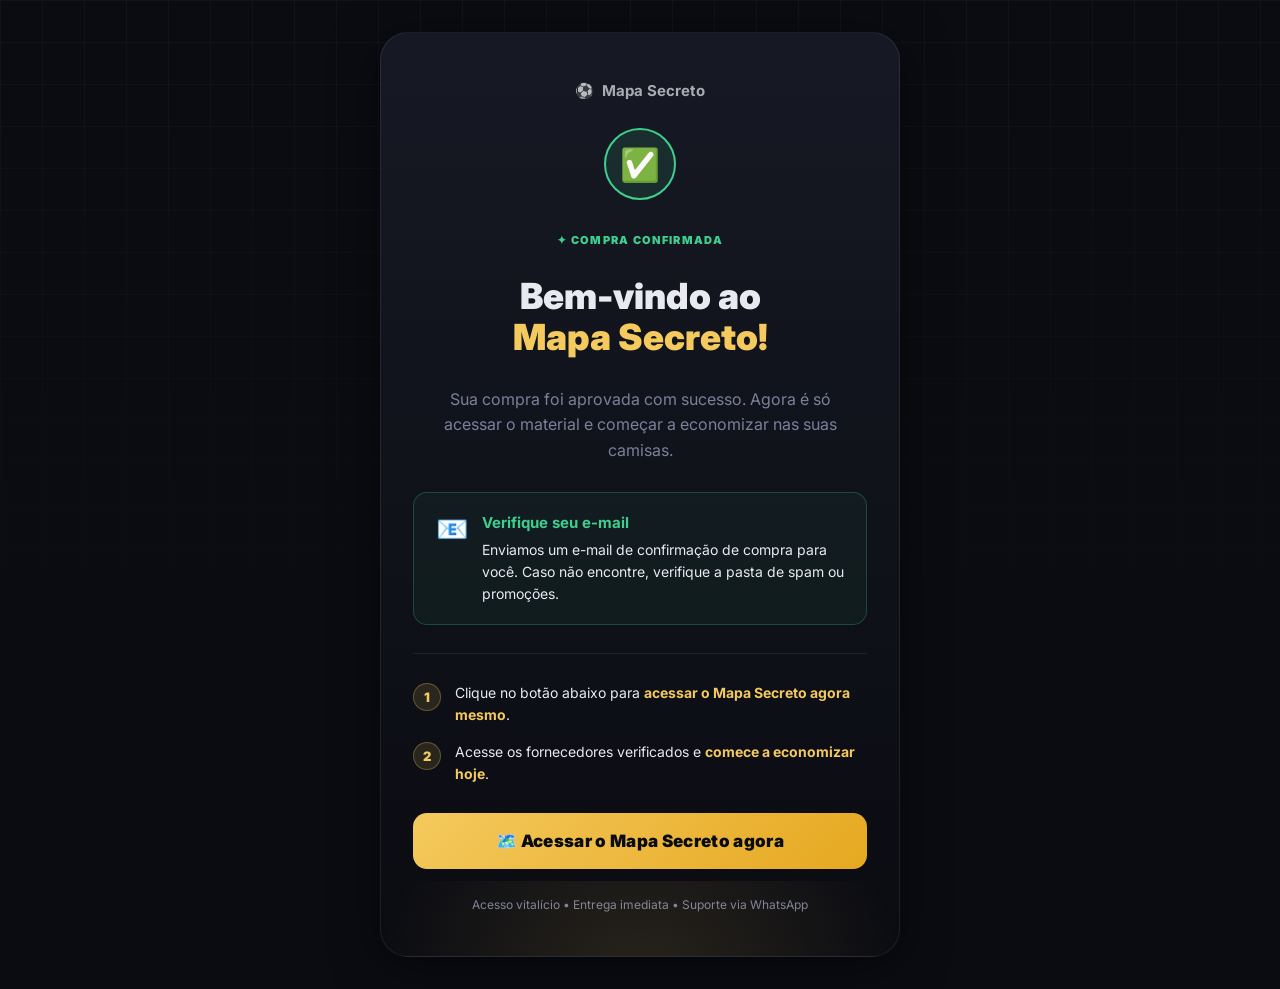
<file: obrigado-pag.html>
<!doctype html>
<html lang="pt-BR">
<head>
  <meta charset="UTF-8" />
  <meta name="viewport" content="width=device-width, initial-scale=1.0" />
  <title>Acesso Confirmado — Mapa Secreto das Camisas de Time™</title>

  <!-- Google Analytics -->
  <script async src="https://www.googletagmanager.com/gtag/js?id=G-BBPBF8XLZQ"></script>
  <script>
    window.dataLayer = window.dataLayer || [];
    function gtag(){dataLayer.push(arguments);}
    gtag('js', new Date());
    gtag('config', 'G-BBPBF8XLZQ');
  </script>

  <link rel="preconnect" href="https://fonts.googleapis.com">
  <link rel="preconnect" href="https://fonts.gstatic.com" crossorigin>
  <link href="https://fonts.googleapis.com/css2?family=Inter:wght@400;500;600;700;800;900&display=swap" rel="stylesheet">

  <style>
    *, *::before, *::after { box-sizing: border-box; margin: 0; padding: 0; }

    :root {
      --bg:    #0b0c12;
      --card:  #13151f;
      --line:  rgba(255,255,255,.08);
      --gold:  #f4c95d;
      --green: #3ecf8e;
      --text:  #e8eaf0;
      --muted: #7a8099;
      --shadow: 0 8px 48px rgba(0,0,0,.55);
    }

    html, body {
      min-height: 100%;
      background: var(--bg);
      color: var(--text);
      font-family: 'Inter', sans-serif;
      -webkit-font-smoothing: antialiased;
    }

    /* grid background */
    body::before {
      content: "";
      position: fixed;
      inset: 0;
      background-image:
        linear-gradient(rgba(255,255,255,.03) 1px, transparent 1px),
        linear-gradient(90deg, rgba(255,255,255,.03) 1px, transparent 1px);
      background-size: 42px 42px;
      mask-image: linear-gradient(to bottom, black, transparent 78%);
      pointer-events: none;
      z-index: 0;
    }

    .shell {
      min-height: 100vh;
      display: flex;
      flex-direction: column;
      align-items: center;
      justify-content: center;
      padding: 32px 20px;
      position: relative;
      z-index: 1;
    }

    .card {
      width: min(100%, 520px);
      background: linear-gradient(180deg, rgba(23,26,37,.96), rgba(11,12,18,.96));
      border: 1px solid var(--line);
      border-radius: 28px;
      box-shadow: var(--shadow);
      padding: 48px 32px 44px;
      display: flex;
      flex-direction: column;
      align-items: center;
      text-align: center;
      gap: 28px;
      position: relative;
      overflow: hidden;
    }

    /* glow */
    .card::after {
      content: "";
      position: absolute;
      inset: auto -30% -20% -30%;
      height: 260px;
      background: radial-gradient(circle, rgba(244,201,93,.14), transparent 62%);
      pointer-events: none;
    }

    .brand {
      display: flex;
      align-items: center;
      gap: 8px;
      font-size: 15px;
      font-weight: 700;
      color: var(--text);
      opacity: .7;
    }

    .check-circle {
      width: 72px;
      height: 72px;
      border-radius: 50%;
      background: rgba(62,207,142,.12);
      border: 2px solid var(--green);
      display: grid;
      place-items: center;
      font-size: 32px;
    }

    .eyebrow {
      display: inline-flex;
      align-items: center;
      gap: 6px;
      font-size: 11px;
      font-weight: 900;
      letter-spacing: .12em;
      text-transform: uppercase;
      color: var(--green);
    }

    h1 {
      font-size: clamp(26px, 6vw, 36px);
      font-weight: 900;
      line-height: 1.15;
    }

    .gold { color: var(--gold); }

    .subtitle {
      font-size: 16px;
      color: var(--muted);
      line-height: 1.6;
      max-width: 400px;
    }

    .email-box {
      background: rgba(62,207,142,.06);
      border: 1px solid rgba(62,207,142,.25);
      border-radius: 14px;
      padding: 18px 22px;
      display: flex;
      align-items: flex-start;
      gap: 14px;
      text-align: left;
      width: 100%;
    }

    .email-icon { font-size: 26px; flex-shrink: 0; margin-top: 2px; }

    .email-box p {
      font-size: 14px;
      line-height: 1.6;
      color: var(--text);
    }

    .email-box strong {
      display: block;
      font-size: 15px;
      font-weight: 700;
      color: var(--green);
      margin-bottom: 4px;
    }

    .divider {
      width: 100%;
      height: 1px;
      background: var(--line);
    }

    .steps {
      width: 100%;
      display: flex;
      flex-direction: column;
      gap: 14px;
      text-align: left;
    }

    .step {
      display: flex;
      align-items: flex-start;
      gap: 14px;
    }

    .step-num {
      width: 28px;
      height: 28px;
      border-radius: 50%;
      background: rgba(244,201,93,.12);
      border: 1px solid rgba(244,201,93,.3);
      color: var(--gold);
      font-size: 13px;
      font-weight: 900;
      display: grid;
      place-items: center;
      flex-shrink: 0;
      margin-top: 1px;
    }

    .step-text {
      font-size: 14px;
      line-height: 1.6;
      color: var(--text);
    }

    .step-text strong { color: var(--gold); font-weight: 700; }

    .cta {
      width: 100%;
      padding: 18px 24px;
      background: linear-gradient(135deg, var(--gold), #e6a820);
      color: #0b0c12;
      font-size: 17px;
      font-weight: 900;
      letter-spacing: .02em;
      border: none;
      border-radius: 14px;
      cursor: pointer;
      text-decoration: none;
      display: block;
      animation: pulse-cta 2.2s ease-in-out infinite;
    }

    @keyframes pulse-cta {
      0%, 100% { box-shadow: 0 0 0 0 rgba(244,201,93,.45); }
      50%       { box-shadow: 0 0 0 14px rgba(244,201,93,0); }
    }

    .cta:hover { opacity: .92; }

    .note {
      font-size: 12px;
      color: var(--muted);
    }

    @media (max-width: 520px) {
      .shell { padding: 0; justify-content: flex-start; }
      .card { border-radius: 0; border-left: 0; border-right: 0; min-height: 100vh; }
    }
  </style>
</head>
<body>
  <div class="shell">
    <div class="card">
      <div class="brand"><span>⚽</span> Mapa Secreto</div>

      <div class="check-circle">✅</div>

      <div>
        <div class="eyebrow">✦ compra confirmada</div>
      </div>

      <h1>Bem-vindo ao<br><span class="gold">Mapa Secreto!</span></h1>

      <p class="subtitle">
        Sua compra foi aprovada com sucesso. Agora é só acessar o material e começar a economizar nas suas camisas.
      </p>

      <div class="email-box">
        <div class="email-icon">📧</div>
        <p>
          <strong>Verifique seu e-mail</strong>
          Enviamos um e-mail de confirmação de compra para você. Caso não encontre, verifique a pasta de spam ou promoções.
        </p>
      </div>

      <div class="divider"></div>

      <div class="steps">
        <div class="step">
          <div class="step-num">1</div>
          <div class="step-text">Clique no botão abaixo para <strong>acessar o Mapa Secreto agora mesmo</strong>.</div>
        </div>
        <div class="step">
          <div class="step-num">2</div>
          <div class="step-text">Acesse os fornecedores verificados e <strong>comece a economizar hoje</strong>.</div>
        </div>
      </div>

      <a class="cta" href="#" id="accessBtn">🗺️ Acessar o Mapa Secreto agora</a>

      <p class="note">Acesso vitalício • Entrega imediata • Suporte via WhatsApp</p>
    </div>
  </div>
</body>
</html>
</file>
<file: style.css>
:root {
  --bg: #0a0b10;
  --card: #11131c;
  --card-2: #171a25;
  --text: #f8fafc;
  --muted: #a7adbb;
  --gold: #f4c95d;
  --gold-2: #d99b25;
  --green: #1fbf75;
  --red: #d12d35;
  --line: rgba(255,255,255,.10);
  --shadow: 0 24px 80px rgba(0,0,0,.45);
}

* { box-sizing: border-box; }
html, body { min-height: 100%; }
body {
  margin: 0;
  font-family: Inter, system-ui, -apple-system, BlinkMacSystemFont, "Segoe UI", sans-serif;
  color: var(--text);
  background:
    radial-gradient(circle at 20% 0%, rgba(31,191,117,.18), transparent 28%),
    radial-gradient(circle at 90% 15%, rgba(244,201,93,.18), transparent 25%),
    linear-gradient(180deg, #05060a 0%, #0a0b10 50%, #05060a 100%);
}

body::before {
  content: "";
  position: fixed;
  inset: 0;
  background-image: linear-gradient(rgba(255,255,255,.025) 1px, transparent 1px), linear-gradient(90deg, rgba(255,255,255,.025) 1px, transparent 1px);
  background-size: 42px 42px;
  mask-image: linear-gradient(to bottom, black, transparent 78%);
  pointer-events: none;
}

.app-shell {
  min-height: 100vh;
  display: flex;
  flex-direction: column;
  align-items: center;
  justify-content: flex-start;
  padding: 20px;
}

.quiz-card {
  width: min(100%, 520px);
  min-height: 720px;
  background: linear-gradient(180deg, rgba(23,26,37,.96), rgba(11,12,18,.96));
  border: 1px solid var(--line);
  border-radius: 28px;
  box-shadow: var(--shadow);
  overflow: clip; /* clip = visual clipping sem criar scroll container */
  position: relative;
}

.quiz-card::after {
  content: "";
  position: absolute;
  inset: auto -30% -20% -30%;
  height: 260px;
  background: radial-gradient(circle, rgba(244,201,93,.16), transparent 62%);
  pointer-events: none;
}

.topbar {
  display: flex;
  align-items: center;
  justify-content: space-between;
  padding: 18px 18px 8px;
  gap: 12px;
}

.brand {
  display: flex;
  align-items: center;
  gap: 8px;
  font-weight: 800;
  letter-spacing: -.03em;
  font-size: 15px;
}

.brand-mark {
  width: 30px;
  height: 30px;
  display: grid;
  place-items: center;
  border-radius: 10px;
  background: rgba(244,201,93,.12);
  border: 1px solid rgba(244,201,93,.28);
}

button { font-family: inherit; }
.back-btn, .reset-btn {
  border: 1px solid var(--line);
  background: rgba(255,255,255,.04);
  color: var(--text);
  height: 36px;
  border-radius: 999px;
  cursor: pointer;
}
.back-btn { width: 42px; font-size: 18px; }
.reset-btn { padding: 0 14px; color: var(--muted); font-weight: 700; font-size: 12px; }
.back-btn:disabled { opacity: .35; cursor: not-allowed; }

.progress-wrap { padding: 8px 22px 0; }
.progress-info {
  display: flex;
  justify-content: space-between;
  color: var(--muted);
  font-size: 12px;
  font-weight: 800;
  margin-bottom: 10px;
}
.progress-bar {
  height: 8px;
  background: rgba(255,255,255,.08);
  border-radius: 99px;
  overflow: hidden;
}
#progressFill {
  height: 100%;
  width: 10%;
  background: linear-gradient(90deg, var(--green), var(--gold));
  border-radius: inherit;
  transition: width .35s ease;
}

.screen {
  position: relative;
  z-index: 1;
  padding: 26px 22px 30px;
  animation: enter .32s ease both;
}

@keyframes enter {
  from { opacity: 0; transform: translateY(12px) scale(.985); }
  to { opacity: 1; transform: translateY(0) scale(1); }
}
@keyframes tx-in-right {
  from { opacity: 0; transform: translateX(36px) scale(.98); }
  to   { opacity: 1; transform: translateX(0)    scale(1);   }
}
@keyframes tx-in-left {
  from { opacity: 0; transform: translateX(-36px) scale(.98); }
  to   { opacity: 1; transform: translateX(0)     scale(1);   }
}
@keyframes tx-out-left {
  from { opacity: 1; transform: translateX(0);     }
  to   { opacity: 0; transform: translateX(-36px); }
}
@keyframes tx-out-right {
  from { opacity: 1; transform: translateX(0);    }
  to   { opacity: 0; transform: translateX(36px); }
}

.eyebrow {
  display: inline-flex;
  align-items: center;
  gap: 8px;
  color: var(--gold);
  font-size: 12px;
  font-weight: 900;
  text-transform: uppercase;
  letter-spacing: .08em;
  margin-bottom: 14px;
}

.hero-image {
  width: 100%;
  aspect-ratio: 1 / .72;
  object-fit: cover;
  border-radius: 22px;
  border: 1px solid rgba(244,201,93,.18);
  box-shadow: 0 18px 45px rgba(0,0,0,.35);
  margin-bottom: 22px;
}

h1, h2 {
  margin: 0;
  letter-spacing: -.06em;
  line-height: .98;
}
h1 { font-size: clamp(38px, 9vw, 56px); }
h2 { font-size: clamp(30px, 7vw, 44px); }
.title-gold { color: var(--gold); }
.subtitle {
  color: var(--muted);
  font-size: 16px;
  line-height: 1.55;
  margin: 16px 0 22px;
}

.question-note {
  padding: 14px 16px;
  border: 1px solid rgba(244,201,93,.22);
  background: rgba(244,201,93,.08);
  border-radius: 18px;
  color: #ffe8a3;
  font-weight: 700;
  line-height: 1.45;
  margin: 18px 0 4px;
}

.select-hint {
  display: flex;
  align-items: center;
  gap: 6px;
  color: var(--muted);
  font-size: 12px;
  font-weight: 800;
  text-transform: uppercase;
  letter-spacing: .07em;
  margin: 0 0 4px;
}
.select-hint::after {
  content: "↓";
  font-size: 14px;
}

.options {
  display: grid;
  gap: 12px;
  margin-top: 22px;
}
.option {
  width: 100%;
  text-align: left;
  border: 1px solid rgba(255,255,255,.10);
  background: linear-gradient(180deg, rgba(255,255,255,.065), rgba(255,255,255,.025));
  color: var(--text);
  border-radius: 18px;
  padding: 17px 18px;
  display: flex;
  align-items: center;
  justify-content: space-between;
  gap: 16px;
  cursor: pointer;
  font-size: 15px;
  font-weight: 800;
  transition: transform .18s ease, border-color .18s ease, background .18s ease;
}
.option:hover, .option:focus-visible {
  transform: translateY(-2px);
  border-color: rgba(244,201,93,.45);
  background: rgba(244,201,93,.09);
  outline: none;
}
.option span:first-child { line-height: 1.25; }

.option-multi {
  justify-content: flex-start;
  gap: 12px;
}

.option-multi .option-check {
  width: 22px;
  height: 22px;
  border-radius: 6px;
  border: 2px solid rgba(255,255,255,.25);
  display: grid;
  place-items: center;
  font-size: 13px;
  color: transparent;
  flex: 0 0 auto;
  transition: background .15s, border-color .15s, color .15s;
}
.option-multi.selected {
  border-color: var(--gold);
  background: rgba(244,201,93,.12);
}
.option-multi.selected .option-check {
  background: var(--gold);
  border-color: var(--gold);
  color: #111;
}

.multi-continue {
  width: 100%;
  margin-top: 20px;
  opacity: 1;
  transition: opacity .2s;
}
.multi-continue:disabled {
  opacity: .35;
  cursor: not-allowed;
  pointer-events: none;
}

.option-icon {
  width: 28px;
  height: 28px;
  border-radius: 50%;
  border: 1px solid rgba(244,201,93,.35);
  display: grid;
  place-items: center;
  color: var(--gold);
  flex: 0 0 auto;
}

.loading-box {
  text-align: center;
  padding: 54px 10px;
}
.loader {
  width: 76px;
  height: 76px;
  border-radius: 50%;
  margin: 0 auto 22px;
  border: 8px solid rgba(255,255,255,.08);
  border-top-color: var(--gold);
  animation: spin 1s linear infinite;
}
@keyframes spin { to { transform: rotate(360deg); } }
.loading-list {
  display: grid;
  gap: 10px;
  margin: 24px 0 0;
  color: var(--muted);
  font-size: 14px;
  font-weight: 700;
}
.loading-item-in {
  animation: item-appear .45s ease forwards;
  opacity: 0;
}
@keyframes item-appear {
  from { opacity: 0; transform: translateY(8px); }
  to   { opacity: 1; transform: translateY(0); }
}

.carousel-wrap {
  position: relative;
  width: calc(100% + 44px);
  margin-left: -22px;
  overflow: hidden;
  border-radius: 0;
  margin-bottom: 22px;
}
.carousel-track {
  display: flex;
  transition: transform .4s ease;
  will-change: transform;
}
.carousel-slide {
  flex: 0 0 100%;
  aspect-ratio: 1 / .75;
}
.carousel-slide img {
  width: 100%;
  height: 100%;
  object-fit: cover;
  display: block;
}
.carousel-btn {
  position: absolute;
  top: 50%;
  transform: translateY(-50%);
  width: 36px;
  height: 36px;
  border-radius: 50%;
  border: 1px solid rgba(255,255,255,.2);
  background: rgba(0,0,0,.55);
  color: #fff;
  font-size: 20px;
  display: grid;
  place-items: center;
  cursor: pointer;
  z-index: 2;
  line-height: 1;
}
.carousel-prev { left: 10px; }
.carousel-next { right: 10px; }
.carousel-dots {
  position: absolute;
  bottom: 10px;
  left: 50%;
  transform: translateX(-50%);
  display: flex;
  gap: 6px;
}
.carousel-dot {
  width: 6px;
  height: 6px;
  border-radius: 50%;
  background: rgba(255,255,255,.35);
  cursor: pointer;
  transition: background .2s, transform .2s;
}
.carousel-dot.active {
  background: var(--gold);
  transform: scale(1.3);
}

.screen > h2 {
  margin-top: 32px;
}
.cta-anchor {
  margin-top: 14px;
  font-size: 15px;
}

.comparacao-img {
  width: 100%;
  border-radius: 18px;
  margin-top: 14px;
  border: 1px solid rgba(255,255,255,.08);
}

.result-card {
  background: rgba(255,255,255,.05);
  border: 1px solid var(--line);
  border-radius: 22px;
  padding: 18px;
  margin: 20px 0;
}
.check-list { display: grid; gap: 12px; margin: 0; padding: 0; list-style: none; }
.check-list li { color: #e7ebf3; font-weight: 700; line-height: 1.35; }
.check-list li::before { content: "✅"; margin-right: 8px; }

@keyframes pulse-cta {
  0%, 100% { box-shadow: 0 16px 35px rgba(244,201,93,.22); transform: scale(1); }
  50%       { box-shadow: 0 20px 50px rgba(244,201,93,.50); transform: scale(1.025); }
}
.cta-pulse {
  animation: pulse-cta 1.8s ease-in-out infinite;
}

.cta {
  width: 100%;
  display: inline-flex;
  justify-content: center;
  align-items: center;
  text-decoration: none;
  border: 0;
  border-radius: 18px;
  padding: 18px 20px;
  color: #111;
  font-size: 16px;
  font-weight: 950;
  letter-spacing: -.02em;
  background: linear-gradient(90deg, var(--gold), #ffe08a, var(--gold-2));
  box-shadow: 0 16px 35px rgba(244,201,93,.22);
  cursor: pointer;
  margin-top: 8px;
}
.cta-sub { text-align: center; color: var(--muted); font-size: 12px; font-weight: 800; margin-top: 12px; }

.price-box {
  margin-top: 32px;
  background: linear-gradient(160deg, rgba(31,191,117,.10), rgba(244,201,93,.08));
  border: 1px solid rgba(244,201,93,.25);
  border-radius: 24px;
  padding: 24px 20px 20px;
  text-align: center;
}
.price-label {
  font-size: 13px;
  font-weight: 800;
  text-transform: uppercase;
  letter-spacing: .07em;
  color: var(--muted);
  margin-bottom: 10px;
}
.price-from {
  font-size: 14px;
  font-weight: 700;
  color: var(--muted);
  margin-bottom: 4px;
}
.price-from span {
  text-decoration: line-through;
}
.price-main {
  font-size: 22px;
  font-weight: 900;
  color: var(--text);
  letter-spacing: -.03em;
  line-height: 1;
  margin-bottom: 8px;
}
.price-value {
  font-size: 64px;
  font-weight: 900;
  letter-spacing: -.04em;
  color: var(--gold);
}
.price-cents {
  font-size: 28px;
  font-weight: 900;
  color: var(--gold);
}
.price-desc {
  font-size: 12px;
  font-weight: 700;
  color: var(--muted);
  margin-bottom: 20px;
}
.price-box .cta {
  margin-top: 0;
}

.faq-section {
  margin-top: 32px;
}
.faq-list {
  display: grid;
  gap: 10px;
  margin-top: 14px;
}
.faq-item {
  border: 1px solid rgba(255,255,255,.08);
  border-radius: 16px;
  overflow: hidden;
  background: rgba(255,255,255,.03);
}
.faq-q {
  width: 100%;
  display: flex;
  align-items: center;
  justify-content: space-between;
  gap: 12px;
  padding: 16px;
  background: none;
  border: none;
  color: var(--text);
  font-size: 14px;
  font-weight: 800;
  text-align: left;
  cursor: pointer;
  line-height: 1.35;
}
.faq-icon {
  font-size: 20px;
  font-weight: 300;
  color: var(--gold);
  flex: 0 0 auto;
  transition: transform .25s ease;
  line-height: 1;
}
.faq-item.open .faq-icon {
  transform: rotate(45deg);
}
.faq-item.open {
  border-color: rgba(244,201,93,.22);
  background: rgba(244,201,93,.05);
}
.faq-a {
  max-height: 0;
  overflow: hidden;
  padding: 0 16px;
  color: #a7adbb;
  font-size: 13px;
  font-weight: 500;
  line-height: 1.6;
  transition: max-height .35s ease, padding .35s ease;
}
.faq-item.open .faq-a {
  max-height: 300px;
  padding: 0 16px 16px;
}

.guarantee-box {
  display: flex;
  gap: 14px;
  align-items: flex-start;
  margin-top: 16px;
  background: rgba(31,191,117,.07);
  border: 1px solid rgba(31,191,117,.22);
  border-radius: 20px;
  padding: 18px;
  margin-bottom: 8px;
}
.guarantee-icon {
  font-size: 28px;
  flex: 0 0 auto;
  margin-top: 2px;
}
.guarantee-title {
  font-size: 15px;
  font-weight: 900;
  color: var(--text);
  margin-bottom: 6px;
}
.guarantee-desc {
  margin: 0;
  font-size: 13px;
  font-weight: 500;
  color: #a7adbb;
  line-height: 1.55;
}

.carousel-conv {
  margin-top: 0;
  position: relative;
  width: calc(100% + 44px);
  margin-left: -22px;
  overflow: hidden;
  margin-bottom: 22px;
}
.carousel-slide-conv {
  flex: 0 0 100%;
  aspect-ratio: unset;
  display: flex;
  align-items: center;
  justify-content: center;
  background: #0d0f18;
  min-height: 200px;
}
.carousel-slide-conv img {
  width: 100%;
  height: auto;
  max-height: 520px;
  object-fit: contain;
}

.testimonials-section {
  margin: 32px 0 8px;
}
.testimonials-title {
  font-size: 13px;
  font-weight: 900;
  text-transform: uppercase;
  letter-spacing: .07em;
  color: var(--muted);
  margin: 0 0 14px;
}
.testimonials-list {
  display: grid;
  gap: 12px;
}
.testimonial {
  background: rgba(255,255,255,.04);
  border: 1px solid rgba(255,255,255,.08);
  border-radius: 18px;
  padding: 16px;
}
.testimonial-header {
  display: flex;
  align-items: center;
  gap: 10px;
  margin-bottom: 10px;
}
.testimonial-avatar {
  width: 36px;
  height: 36px;
  border-radius: 50%;
  background: linear-gradient(135deg, var(--green), var(--gold));
  display: grid;
  place-items: center;
  font-weight: 900;
  font-size: 15px;
  color: #111;
  flex: 0 0 auto;
}
.testimonial-name {
  font-weight: 800;
  font-size: 14px;
}
.testimonial-stars {
  color: var(--gold);
  font-size: 12px;
  letter-spacing: 1px;
}
.testimonial p {
  margin: 0;
  color: #c8cdd8;
  font-size: 14px;
  line-height: 1.55;
  font-weight: 500;
}

.pause-box {
  display: flex;
  flex-direction: column;
  align-items: center;
  text-align: center;
  padding: 48px 12px 32px;
  gap: 24px;
}
.pause-icon {
  font-size: 52px;
  line-height: 1;
}
.pause-img {
  width: 100%;
  max-height: 460px;
  object-fit: contain;
  border-radius: 14px;
}
.pause-message {
  font-size: clamp(22px, 5.5vw, 32px);
  font-weight: 900;
  letter-spacing: -.04em;
  line-height: 1.15;
  color: var(--text);
  margin: 0;
}
.pause-cta {
  width: auto;
  padding: 16px 36px;
  font-size: 15px;
  margin-top: 8px;
}

.deliverables {
  display: grid;
  gap: 12px;
  margin: 14px 0 0;
}
.deliverable {
  display: flex;
  gap: 14px;
  align-items: flex-start;
  background: rgba(255,255,255,.04);
  border: 1px solid rgba(255,255,255,.08);
  border-radius: 18px;
  padding: 16px;
}
.deliverable-icon {
  font-size: 22px;
  line-height: 1;
  flex: 0 0 auto;
  margin-top: 2px;
}
.deliverable-name {
  font-size: 14px;
  font-weight: 900;
  color: var(--text);
  margin-bottom: 5px;
}
.deliverable-desc {
  font-size: 13px;
  font-weight: 500;
  color: #a7adbb;
  line-height: 1.5;
}

@media (max-width: 520px) {
  .app-shell { padding: 0; align-items: start; }
  .quiz-card { min-height: 100vh; width: 100%; border-radius: 0; border-left: 0; border-right: 0; }
  .screen { padding-inline: 18px; }
  .hero-image { border-radius: 18px; }
}
</file>
